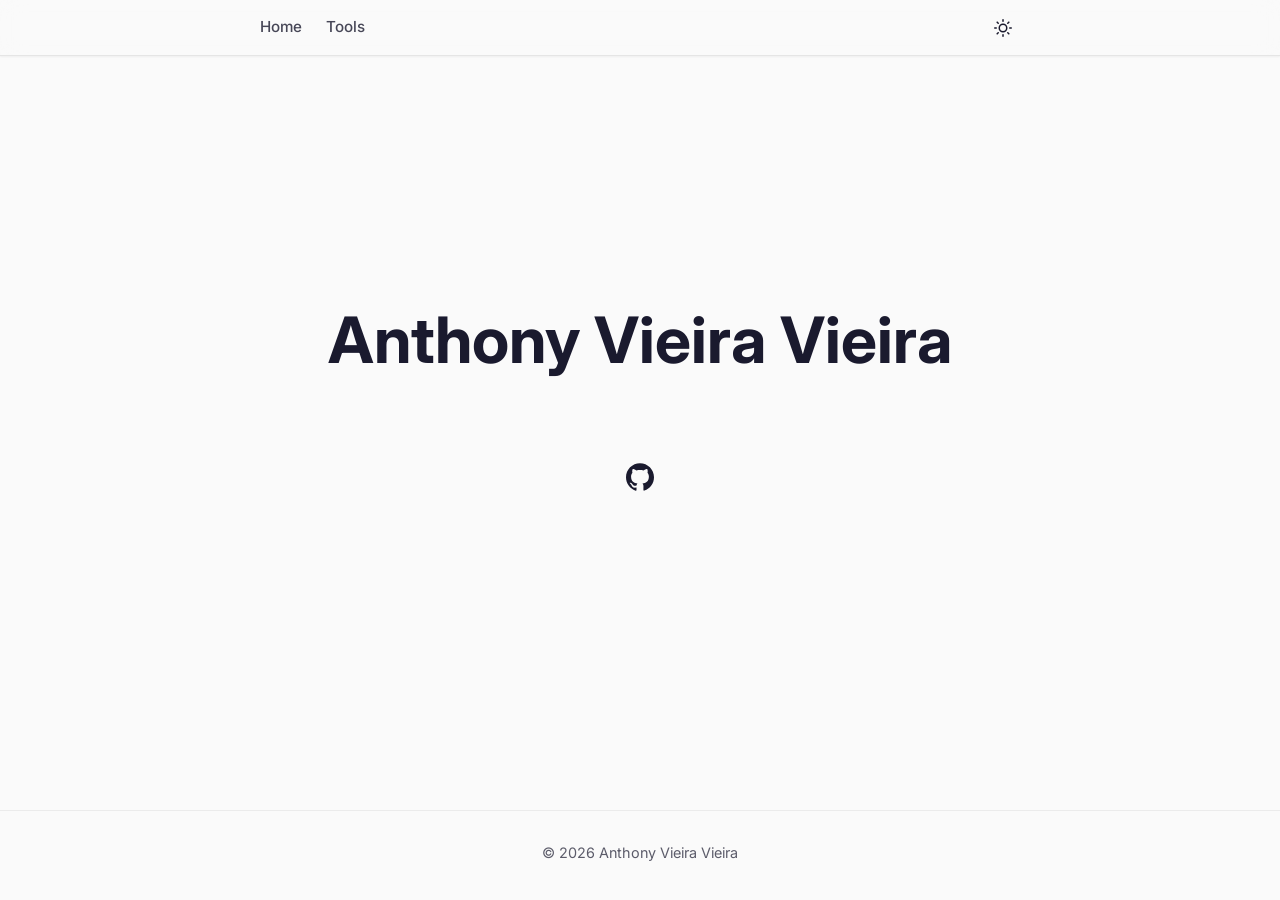
<file: index.html>
<!doctype html><html lang=en-us><head><meta charset=utf-8><meta name=viewport content="width=device-width,initial-scale=1"><title>Anthony Vieira Vieira</title><link rel=canonical href=https://avieirav.github.io/><link rel=preconnect href=https://fonts.googleapis.com><link rel=preconnect href=https://fonts.gstatic.com crossorigin><link href="https://fonts.googleapis.com/css2?family=Inter:wght@400;500;600;700&family=JetBrains+Mono:wght@400;500&display=swap" rel=stylesheet><link rel=stylesheet href=/css/style.css><meta name=generator content="Hugo 0.170.1"></head><body><header class=header><nav class=container><div class=nav-links><a href=/>Home</a>
<a href=/tools/>Tools</a></div><div class=theme-toggle-wrapper><button class=theme-toggle aria-label="Toggle theme">
<svg class="theme-icon" width="18" height="18" viewBox="0 0 24 24" fill="none" stroke="currentColor" stroke-width="2" stroke-linecap="round" stroke-linejoin="round"><circle cx="12" cy="12" r="5"/><line x1="12" y1="1" x2="12" y2="3"/><line x1="12" y1="21" x2="12" y2="23"/><line x1="4.22" y1="4.22" x2="5.64" y2="5.64"/><line x1="18.36" y1="18.36" x2="19.78" y2="19.78"/><line x1="1" y1="12" x2="3" y2="12"/><line x1="21" y1="12" x2="23" y2="12"/><line x1="4.22" y1="19.78" x2="5.64" y2="18.36"/><line x1="18.36" y1="5.64" x2="19.78" y2="4.22"/></svg></button><div class=theme-dropdown><div class=theme-section><span class=theme-section-label>Light</span>
<button class=theme-option data-theme=light>Light</button>
<button class=theme-option data-theme=solarized-light>Solarized</button></div><div class=theme-section><span class=theme-section-label>Dark</span>
<button class=theme-option data-theme=dark>Dark</button>
<button class=theme-option data-theme=solarized-dark>Solarized</button></div></div></div></nav></header><main><div class=container><section class=hero><h1 class=hero-title>Anthony Vieira Vieira</h1><div class=social-icons><div class=social-icons><ul><li class=social-icon><a href=https://github.com/avieirav target=_blank rel=noopener aria-label=github><svg role="img" viewBox="0 0 24 24"><title>GitHub</title><path d="M12 .297c-6.63.0-12 5.373-12 12 0 5.303 3.438 9.8 8.205 11.385.6.113.82-.258.82-.577.0-.285-.01-1.04-.015-2.04-3.338.724-4.042-1.61-4.042-1.61C4.422 18.07 3.633 17.7 3.633 17.7c-1.087-.744.084-.729.084-.729 1.205.084 1.838 1.236 1.838 1.236 1.07 1.835 2.809 1.305 3.495.998.108-.776.417-1.305.76-1.605-2.665-.3-5.466-1.332-5.466-5.93.0-1.31.465-2.38 1.235-3.22-.135-.303-.54-1.523.105-3.176.0.0 1.005-.322 3.3 1.23.96-.267 1.98-.399 3-.405 1.02.006 2.04.138 3 .405 2.28-1.552 3.285-1.23 3.285-1.23.645 1.653.24 2.873.12 3.176.765.84 1.23 1.91 1.23 3.22.0 4.61-2.805 5.625-5.475 5.92.42.36.81 1.096.81 2.22.0 1.606-.015 2.896-.015 3.286.0.315.21.69.825.57C20.565 22.092 24 17.592 24 12.297c0-6.627-5.373-12-12-12"/></svg></a></li></ul></div></div></section></div></main><footer class=footer><div class=container><p>&copy; 2026 Anthony Vieira Vieira</p></div></footer><script src=/js/theme.js></script></body></html>
</file>
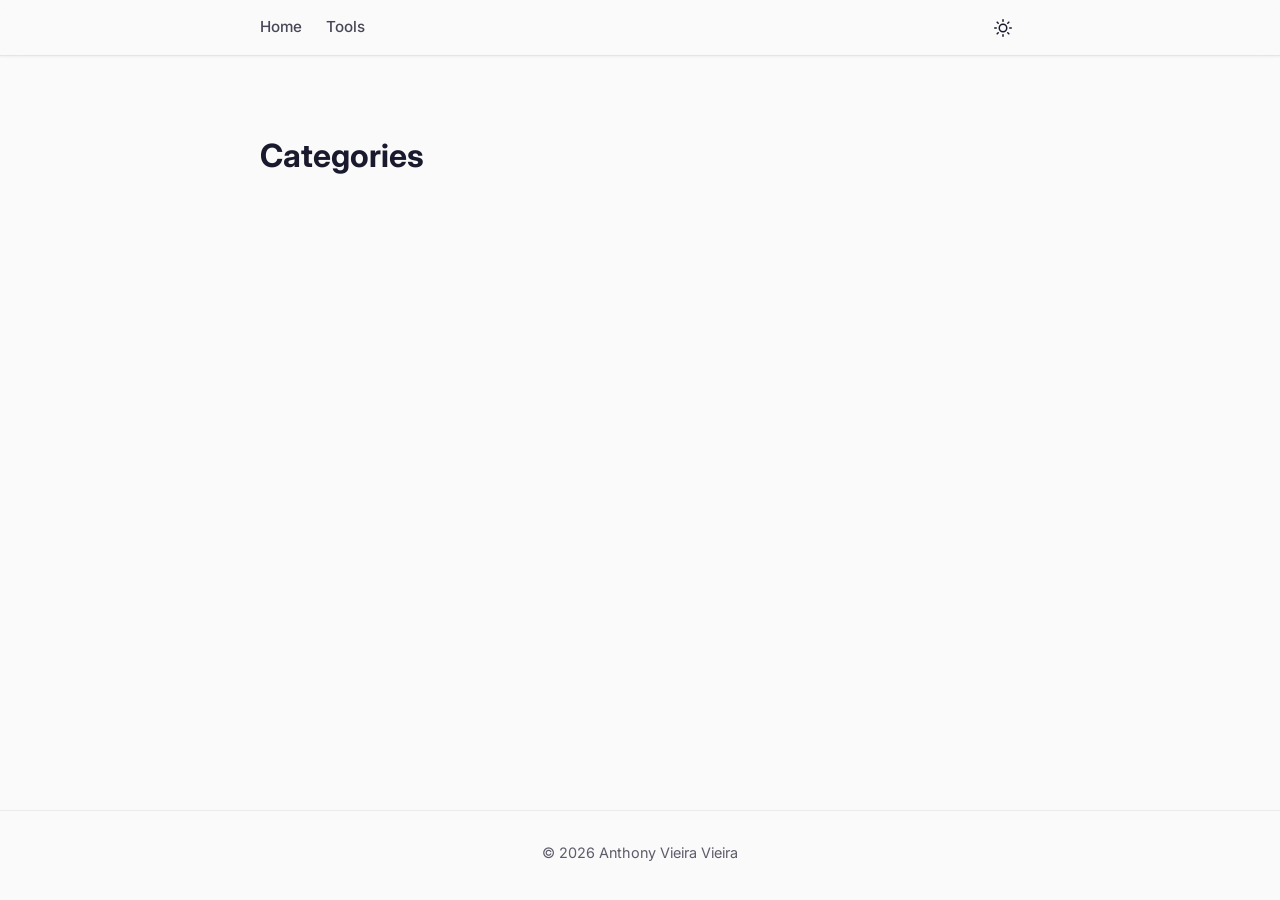
<file: categories/index.html>
<!doctype html><html lang=en-us><head><meta charset=utf-8><meta name=viewport content="width=device-width,initial-scale=1"><title>Categories | Anthony Vieira Vieira</title><link rel=canonical href=https://avieirav.github.io/categories/><link rel=preconnect href=https://fonts.googleapis.com><link rel=preconnect href=https://fonts.gstatic.com crossorigin><link href="https://fonts.googleapis.com/css2?family=Inter:wght@400;500;600;700&family=JetBrains+Mono:wght@400;500&display=swap" rel=stylesheet><link rel=stylesheet href=/css/style.css></head><body><header class=header><nav class=container><div class=nav-links><a href=/>Home</a>
<a href=/tools/>Tools</a></div><div class=theme-toggle-wrapper><button class=theme-toggle aria-label="Toggle theme">
<svg class="theme-icon" width="18" height="18" viewBox="0 0 24 24" fill="none" stroke="currentColor" stroke-width="2" stroke-linecap="round" stroke-linejoin="round"><circle cx="12" cy="12" r="5"/><line x1="12" y1="1" x2="12" y2="3"/><line x1="12" y1="21" x2="12" y2="23"/><line x1="4.22" y1="4.22" x2="5.64" y2="5.64"/><line x1="18.36" y1="18.36" x2="19.78" y2="19.78"/><line x1="1" y1="12" x2="3" y2="12"/><line x1="21" y1="12" x2="23" y2="12"/><line x1="4.22" y1="19.78" x2="5.64" y2="18.36"/><line x1="18.36" y1="5.64" x2="19.78" y2="4.22"/></svg></button><div class=theme-dropdown><div class=theme-section><span class=theme-section-label>Light</span>
<button class=theme-option data-theme=light>Light</button>
<button class=theme-option data-theme=solarized-light>Solarized</button></div><div class=theme-section><span class=theme-section-label>Dark</span>
<button class=theme-option data-theme=dark>Dark</button>
<button class=theme-option data-theme=solarized-dark>Solarized</button></div></div></div></nav></header><main><div class=container><article class=page-content><h1>Categories</h1></article></div></main><footer class=footer><div class=container><p>&copy; 2026 Anthony Vieira Vieira</p></div></footer><script src=/js/theme.js></script></body></html>
</file>
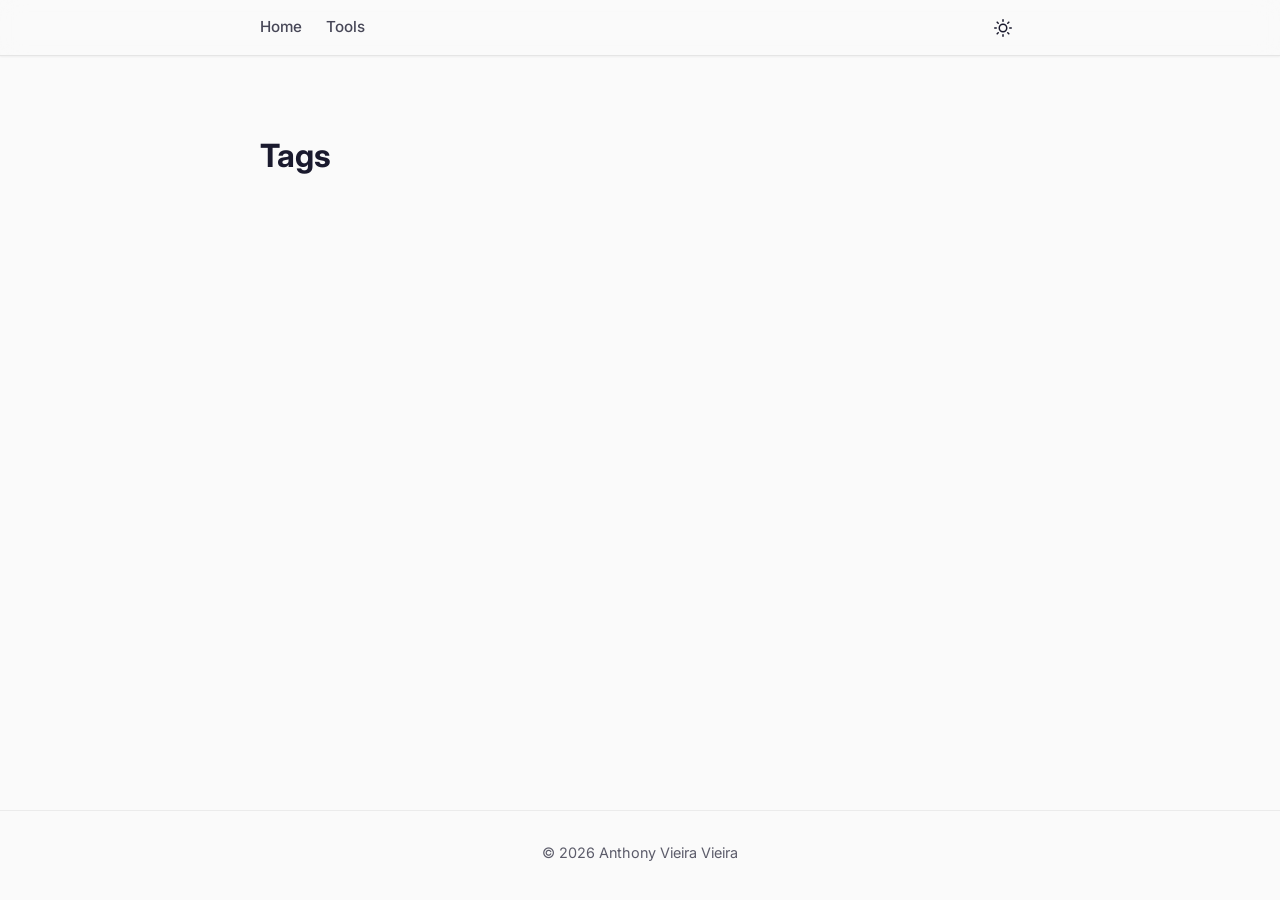
<file: tags/index.html>
<!doctype html><html lang=en-us><head><meta charset=utf-8><meta name=viewport content="width=device-width,initial-scale=1"><title>Tags | Anthony Vieira Vieira</title><link rel=canonical href=https://avieirav.github.io/tags/><link rel=preconnect href=https://fonts.googleapis.com><link rel=preconnect href=https://fonts.gstatic.com crossorigin><link href="https://fonts.googleapis.com/css2?family=Inter:wght@400;500;600;700&family=JetBrains+Mono:wght@400;500&display=swap" rel=stylesheet><link rel=stylesheet href=/css/style.css></head><body><header class=header><nav class=container><div class=nav-links><a href=/>Home</a>
<a href=/tools/>Tools</a></div><div class=theme-toggle-wrapper><button class=theme-toggle aria-label="Toggle theme">
<svg class="theme-icon" width="18" height="18" viewBox="0 0 24 24" fill="none" stroke="currentColor" stroke-width="2" stroke-linecap="round" stroke-linejoin="round"><circle cx="12" cy="12" r="5"/><line x1="12" y1="1" x2="12" y2="3"/><line x1="12" y1="21" x2="12" y2="23"/><line x1="4.22" y1="4.22" x2="5.64" y2="5.64"/><line x1="18.36" y1="18.36" x2="19.78" y2="19.78"/><line x1="1" y1="12" x2="3" y2="12"/><line x1="21" y1="12" x2="23" y2="12"/><line x1="4.22" y1="19.78" x2="5.64" y2="18.36"/><line x1="18.36" y1="5.64" x2="19.78" y2="4.22"/></svg></button><div class=theme-dropdown><div class=theme-section><span class=theme-section-label>Light</span>
<button class=theme-option data-theme=light>Light</button>
<button class=theme-option data-theme=solarized-light>Solarized</button></div><div class=theme-section><span class=theme-section-label>Dark</span>
<button class=theme-option data-theme=dark>Dark</button>
<button class=theme-option data-theme=solarized-dark>Solarized</button></div></div></div></nav></header><main><div class=container><article class=page-content><h1>Tags</h1></article></div></main><footer class=footer><div class=container><p>&copy; 2026 Anthony Vieira Vieira</p></div></footer><script src=/js/theme.js></script></body></html>
</file>
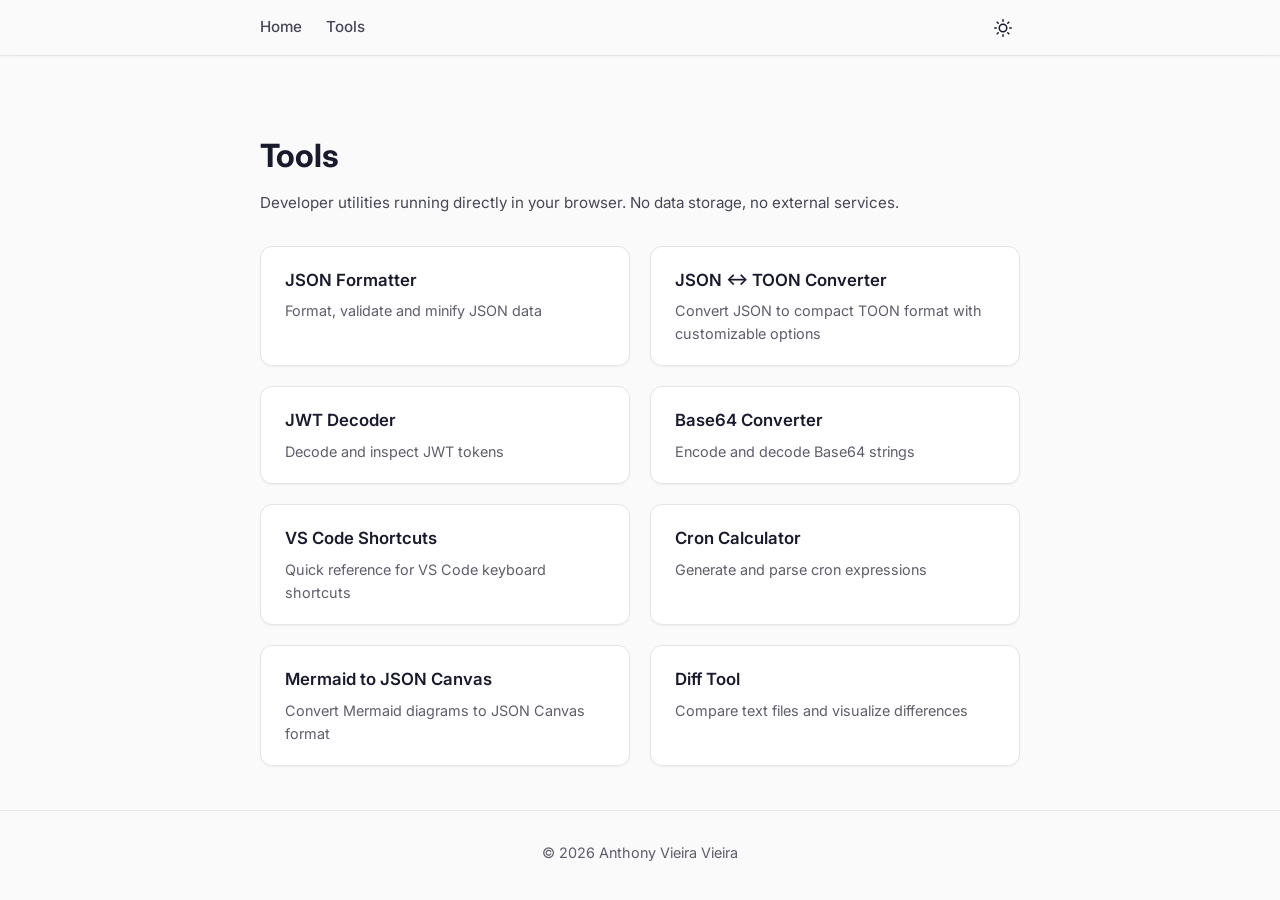
<file: tools/index.html>
<!doctype html><html lang=en-us><head><meta charset=utf-8><meta name=viewport content="width=device-width,initial-scale=1"><title>Tools | Anthony Vieira Vieira</title><link rel=canonical href=https://avieirav.github.io/tools/><link rel=preconnect href=https://fonts.googleapis.com><link rel=preconnect href=https://fonts.gstatic.com crossorigin><link href="https://fonts.googleapis.com/css2?family=Inter:wght@400;500;600;700&family=JetBrains+Mono:wght@400;500&display=swap" rel=stylesheet><link rel=stylesheet href=/css/style.css></head><body><header class=header><nav class=container><div class=nav-links><a href=/>Home</a>
<a href=/tools/>Tools</a></div><div class=theme-toggle-wrapper><button class=theme-toggle aria-label="Toggle theme">
<svg class="theme-icon" width="18" height="18" viewBox="0 0 24 24" fill="none" stroke="currentColor" stroke-width="2" stroke-linecap="round" stroke-linejoin="round"><circle cx="12" cy="12" r="5"/><line x1="12" y1="1" x2="12" y2="3"/><line x1="12" y1="21" x2="12" y2="23"/><line x1="4.22" y1="4.22" x2="5.64" y2="5.64"/><line x1="18.36" y1="18.36" x2="19.78" y2="19.78"/><line x1="1" y1="12" x2="3" y2="12"/><line x1="21" y1="12" x2="23" y2="12"/><line x1="4.22" y1="19.78" x2="5.64" y2="18.36"/><line x1="18.36" y1="5.64" x2="19.78" y2="4.22"/></svg></button><div class=theme-dropdown><div class=theme-section><span class=theme-section-label>Light</span>
<button class=theme-option data-theme=light>Light</button>
<button class=theme-option data-theme=solarized-light>Solarized</button></div><div class=theme-section><span class=theme-section-label>Dark</span>
<button class=theme-option data-theme=dark>Dark</button>
<button class=theme-option data-theme=solarized-dark>Solarized</button></div></div></div></nav></header><main><div class=container><div class=tools-page><h1>Tools</h1><p class=tools-intro>Developer utilities running directly in your browser. No data storage, no external services.</p><div class=tools-grid><a href=/tools/json-formatter/ class=tool-card><h2 class=tool-name>JSON Formatter</h2><p class=tool-desc>Format, validate and minify JSON data</p></a><a href=/tools/json-toon-converter/ class=tool-card><h2 class=tool-name>JSON ↔ TOON Converter</h2><p class=tool-desc>Convert JSON to compact TOON format with customizable options</p></a><a href=/tools/jwt-decoder/ class=tool-card><h2 class=tool-name>JWT Decoder</h2><p class=tool-desc>Decode and inspect JWT tokens</p></a><a href=/tools/base64/ class=tool-card><h2 class=tool-name>Base64 Converter</h2><p class=tool-desc>Encode and decode Base64 strings</p></a><a href=/tools/vscode-shortcuts/ class=tool-card><h2 class=tool-name>VS Code Shortcuts</h2><p class=tool-desc>Quick reference for VS Code keyboard shortcuts</p></a><a href=/tools/cron-calculator/ class=tool-card><h2 class=tool-name>Cron Calculator</h2><p class=tool-desc>Generate and parse cron expressions</p></a><a href=/tools/mermaid-to-canvas/ class=tool-card><h2 class=tool-name>Mermaid to JSON Canvas</h2><p class=tool-desc>Convert Mermaid diagrams to JSON Canvas format</p></a><a href=/tools/diff/ class=tool-card><h2 class=tool-name>Diff Tool</h2><p class=tool-desc>Compare text files and visualize differences</p></a></div></div></div></main><footer class=footer><div class=container><p>&copy; 2026 Anthony Vieira Vieira</p></div></footer><script src=/js/theme.js></script></body></html>
</file>
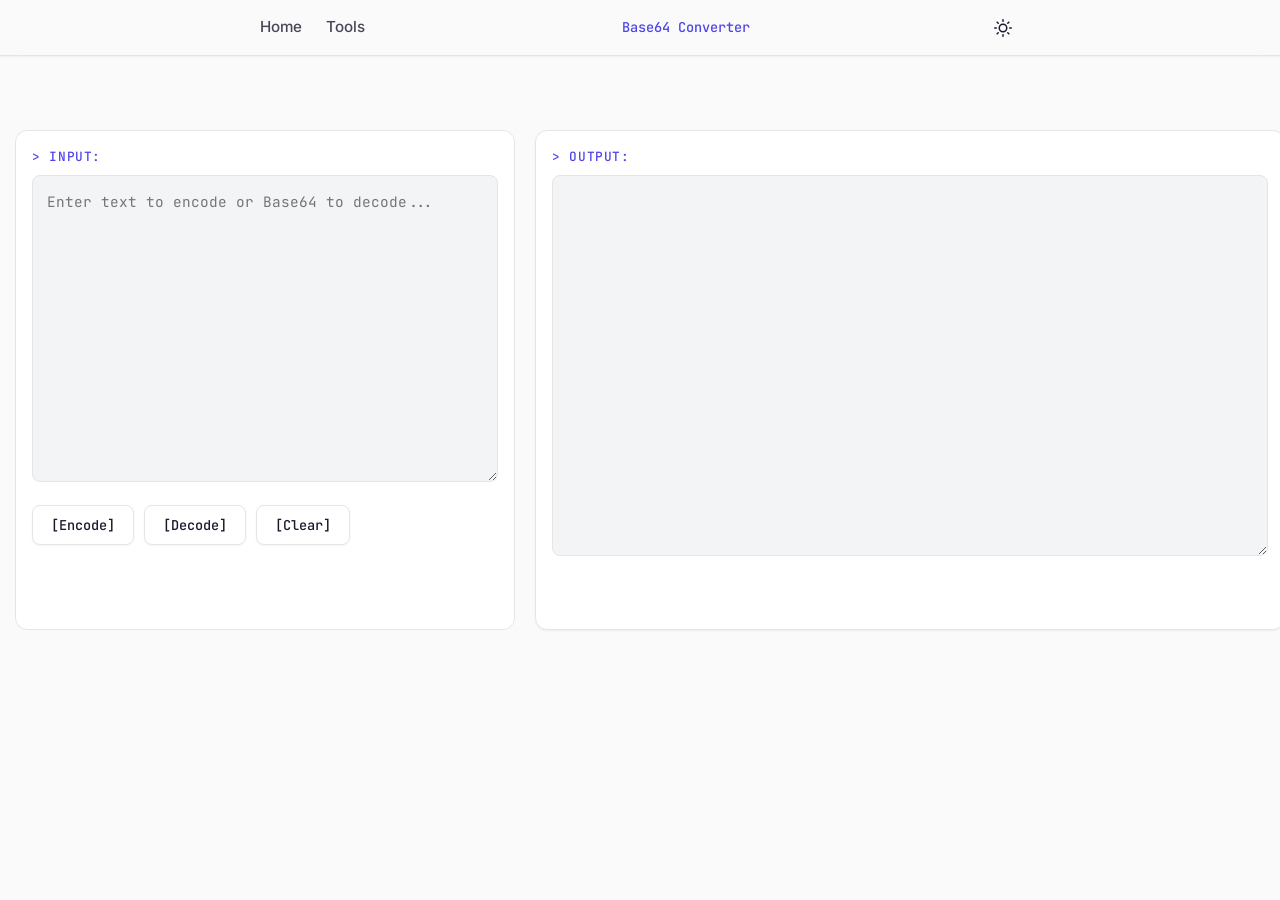
<file: tools/base64/index.html>
<!doctype html><html lang=en-us><head><meta charset=utf-8><meta name=viewport content="width=device-width,initial-scale=1"><title>Base64 Converter | Tools | Anthony Vieira Vieira</title><link rel=canonical href=https://avieirav.github.io/tools/base64/><link rel=preconnect href=https://fonts.googleapis.com><link rel=preconnect href=https://fonts.gstatic.com crossorigin><link href="https://fonts.googleapis.com/css2?family=Inter:wght@400;500;600;700&family=JetBrains+Mono:wght@400;500&display=swap" rel=stylesheet><link rel=stylesheet href=/css/style.css><link rel=stylesheet href=/css/tools/base64-layout.css></head><body><header class=header><nav class=container><div class=nav-links><a href=/>Home</a>
<a href=/tools/>Tools</a></div><div class=header-tool-title>Base64 Converter</div><div class=theme-toggle-wrapper><button class=theme-toggle aria-label="Toggle theme">
<svg class="theme-icon" width="18" height="18" viewBox="0 0 24 24" fill="none" stroke="currentColor" stroke-width="2" stroke-linecap="round" stroke-linejoin="round"><circle cx="12" cy="12" r="5"/><line x1="12" y1="1" x2="12" y2="3"/><line x1="12" y1="21" x2="12" y2="23"/><line x1="4.22" y1="4.22" x2="5.64" y2="5.64"/><line x1="18.36" y1="18.36" x2="19.78" y2="19.78"/><line x1="1" y1="12" x2="3" y2="12"/><line x1="21" y1="12" x2="23" y2="12"/><line x1="4.22" y1="19.78" x2="5.64" y2="18.36"/><line x1="18.36" y1="5.64" x2="19.78" y2="4.22"/></svg></button><div class=theme-dropdown><div class=theme-section><span class=theme-section-label>Light</span>
<button class=theme-option data-theme=light>Light</button>
<button class=theme-option data-theme=solarized-light>Solarized</button></div><div class=theme-section><span class=theme-section-label>Dark</span>
<button class=theme-option data-theme=dark>Dark</button>
<button class=theme-option data-theme=solarized-dark>Solarized</button></div></div></div></nav></header><main><div class="container container-horizontal"><div class="tool-container tool-layout-horizontal"><div class=panel-input><div class=input-section><label class=terminal-label>> Input:</label>
<textarea id=base64-input class=tool-input placeholder="Enter text to encode or Base64 to decode..." rows=12></textarea></div><div class=tool-actions><button id=encode-btn class=tool-btn>[Encode]</button>
<button id=decode-btn class=tool-btn>[Decode]</button>
<button id=clear-btn class=tool-btn>[Clear]</button></div></div><div class=panel-output><div class=output-section><label class=terminal-label>> Output:</label>
<textarea id=base64-output class=tool-output rows=12 readonly></textarea></div><div class=status-section><span id=status-message class=status-message></span></div></div></div></div></main><script src=/js/theme.js></script><script src=/js/tools/base64-converter.js></script></body></html>
</file>
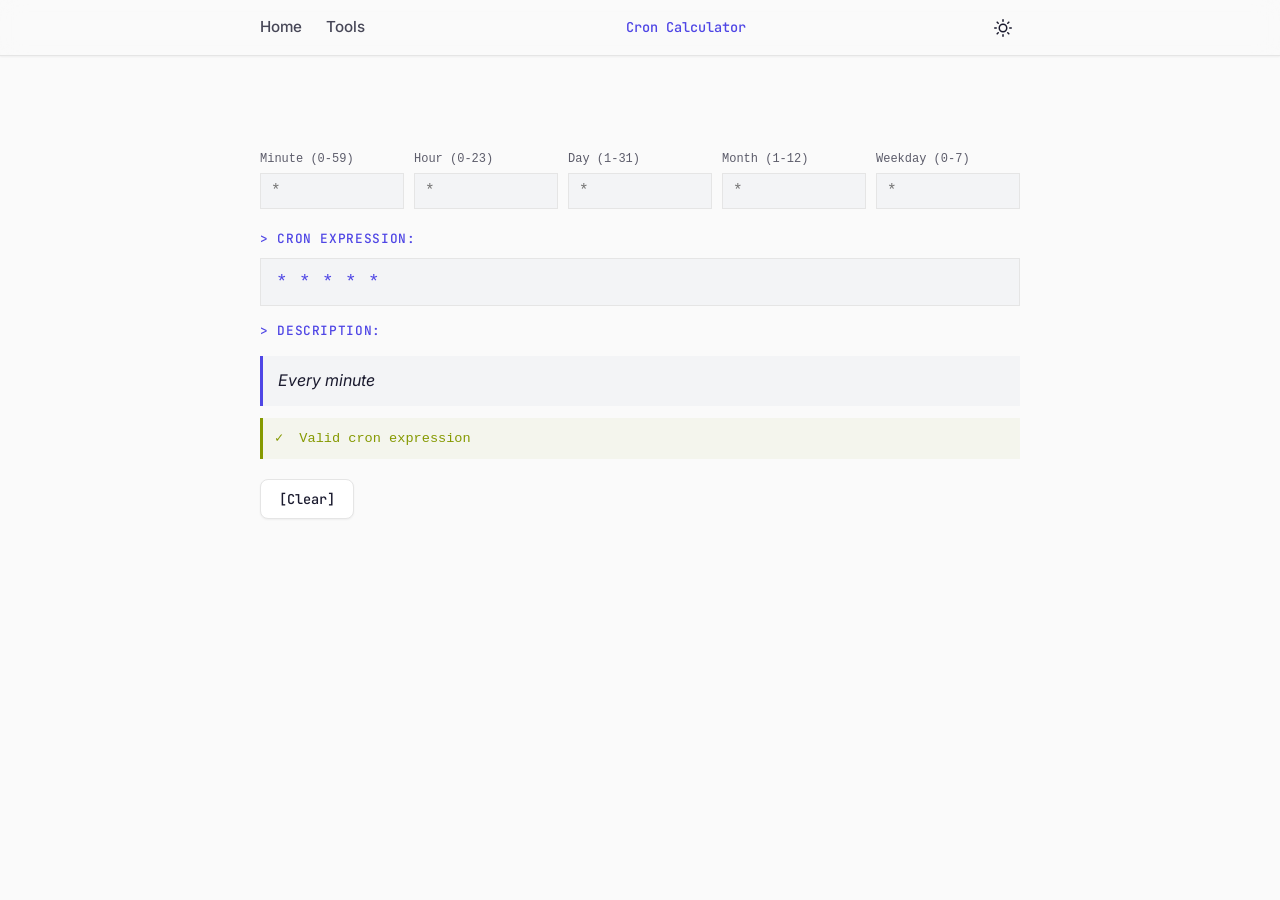
<file: tools/cron-calculator/index.html>
<!doctype html><html lang=en-us><head><meta charset=utf-8><meta name=viewport content="width=device-width,initial-scale=1"><title>Cron Calculator | Tools | Anthony Vieira Vieira</title><link rel=canonical href=https://avieirav.github.io/tools/cron-calculator/><link rel=preconnect href=https://fonts.googleapis.com><link rel=preconnect href=https://fonts.gstatic.com crossorigin><link href="https://fonts.googleapis.com/css2?family=Inter:wght@400;500;600;700&family=JetBrains+Mono:wght@400;500&display=swap" rel=stylesheet><link rel=stylesheet href=/css/style.css></head><body><header class=header><nav class=container><div class=nav-links><a href=/>Home</a>
<a href=/tools/>Tools</a></div><div class=header-tool-title>Cron Calculator</div><div class=theme-toggle-wrapper><button class=theme-toggle aria-label="Toggle theme">
<svg class="theme-icon" width="18" height="18" viewBox="0 0 24 24" fill="none" stroke="currentColor" stroke-width="2" stroke-linecap="round" stroke-linejoin="round"><circle cx="12" cy="12" r="5"/><line x1="12" y1="1" x2="12" y2="3"/><line x1="12" y1="21" x2="12" y2="23"/><line x1="4.22" y1="4.22" x2="5.64" y2="5.64"/><line x1="18.36" y1="18.36" x2="19.78" y2="19.78"/><line x1="1" y1="12" x2="3" y2="12"/><line x1="21" y1="12" x2="23" y2="12"/><line x1="4.22" y1="19.78" x2="5.64" y2="18.36"/><line x1="18.36" y1="5.64" x2="19.78" y2="4.22"/></svg></button><div class=theme-dropdown><div class=theme-section><span class=theme-section-label>Light</span>
<button class=theme-option data-theme=light>Light</button>
<button class=theme-option data-theme=solarized-light>Solarized</button></div><div class=theme-section><span class=theme-section-label>Dark</span>
<button class=theme-option data-theme=dark>Dark</button>
<button class=theme-option data-theme=solarized-dark>Solarized</button></div></div></div></nav></header><main><div class=container><div class=tool-container><div class=tool-section><div class=cron-inputs><div class=cron-field><label>Minute (0-59)</label>
<input type=text id=cron-minute placeholder=* maxlength=20></div><div class=cron-field><label>Hour (0-23)</label>
<input type=text id=cron-hour placeholder=* maxlength=20></div><div class=cron-field><label>Day (1-31)</label>
<input type=text id=cron-day placeholder=* maxlength=20></div><div class=cron-field><label>Month (1-12)</label>
<input type=text id=cron-month placeholder=* maxlength=20></div><div class=cron-field><label>Weekday (0-7)</label>
<input type=text id=cron-weekday placeholder=* maxlength=20></div></div><div class=cron-string-section><label class=terminal-label>> Cron Expression:</label>
<input type=text id=cron-string class=cron-string-input value="* * * * *" maxlength=50></div><div class=cron-result-section><label class=terminal-label>> Description:</label><div id=cron-result class=cron-result>Every minute</div></div><div class="cron-validation valid" id=cron-validation><span class=validation-icon>✓</span>
<span class=validation-message>Valid cron expression</span></div><div class=tool-actions><button id=clear-btn class=tool-btn>[Clear]</button></div></div></div></div></main><script src=/js/theme.js></script><script src=/js/tools/cron-calculator.js></script></body></html>
</file>
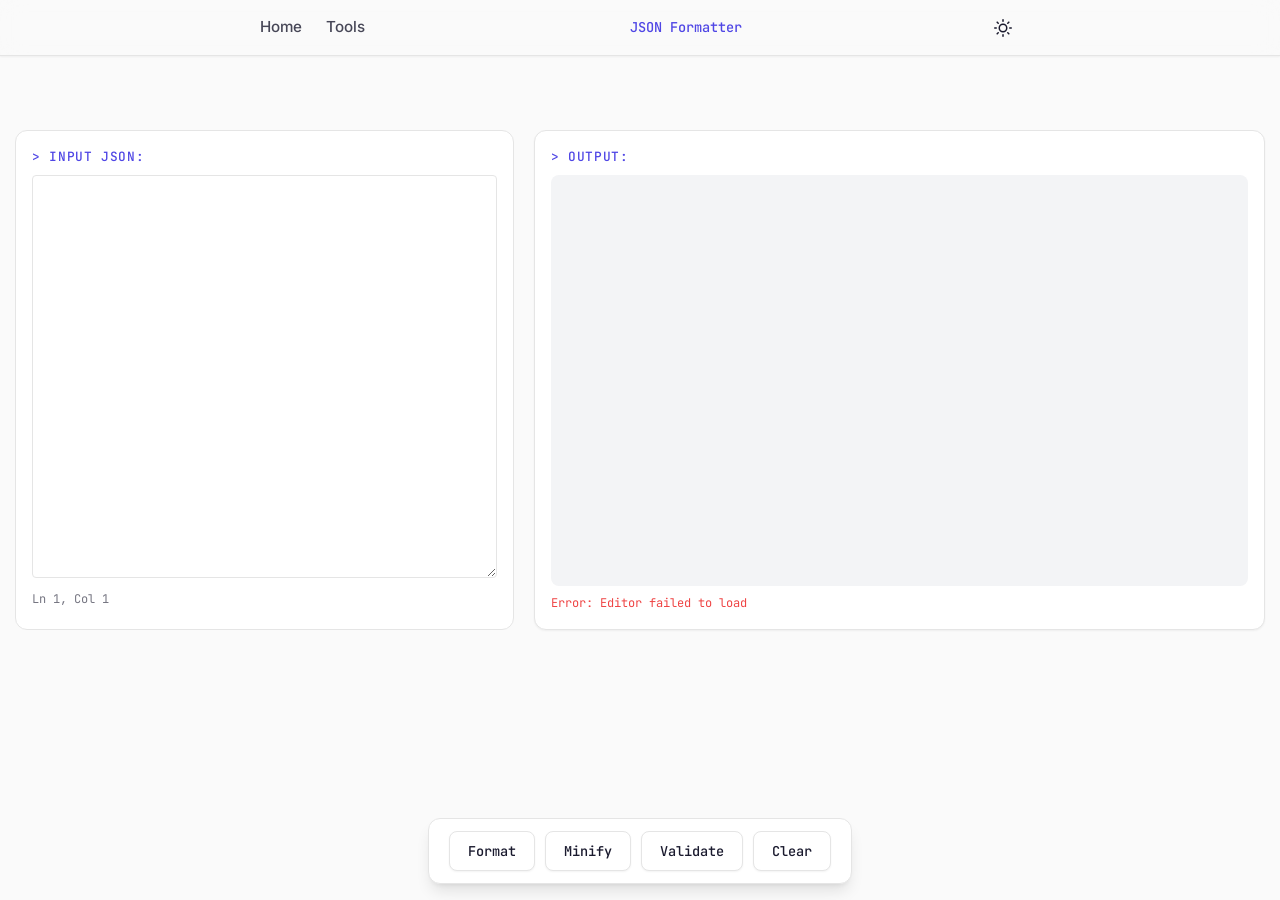
<file: tools/json-formatter/index.html>
<!doctype html><html lang=en-us><head><meta charset=utf-8><meta name=viewport content="width=device-width,initial-scale=1"><title>JSON Formatter | Tools | Anthony Vieira Vieira</title><link rel=canonical href=https://avieirav.github.io/tools/json-formatter/><link rel=preconnect href=https://fonts.googleapis.com><link rel=preconnect href=https://fonts.gstatic.com crossorigin><link href="https://fonts.googleapis.com/css2?family=Inter:wght@400;500;600;700&family=JetBrains+Mono:wght@400;500&display=swap" rel=stylesheet><link rel=stylesheet href=/css/style.css><link rel=stylesheet href=/css/tools/json-formatter-layout.css></head><body><header class=header><nav class=container><div class=nav-links><a href=/>Home</a>
<a href=/tools/>Tools</a></div><div class=header-tool-title>JSON Formatter</div><div class=theme-toggle-wrapper><button class=theme-toggle aria-label="Toggle theme">
<svg class="theme-icon" width="18" height="18" viewBox="0 0 24 24" fill="none" stroke="currentColor" stroke-width="2" stroke-linecap="round" stroke-linejoin="round"><circle cx="12" cy="12" r="5"/><line x1="12" y1="1" x2="12" y2="3"/><line x1="12" y1="21" x2="12" y2="23"/><line x1="4.22" y1="4.22" x2="5.64" y2="5.64"/><line x1="18.36" y1="18.36" x2="19.78" y2="19.78"/><line x1="1" y1="12" x2="3" y2="12"/><line x1="21" y1="12" x2="23" y2="12"/><line x1="4.22" y1="19.78" x2="5.64" y2="18.36"/><line x1="18.36" y1="5.64" x2="19.78" y2="4.22"/></svg></button><div class=theme-dropdown><div class=theme-section><span class=theme-section-label>Light</span>
<button class=theme-option data-theme=light>Light</button>
<button class=theme-option data-theme=solarized-light>Solarized</button></div><div class=theme-section><span class=theme-section-label>Dark</span>
<button class=theme-option data-theme=dark>Dark</button>
<button class=theme-option data-theme=solarized-dark>Solarized</button></div></div></div></nav></header><main><div class="container container-horizontal"><div class="tool-container tool-layout-horizontal"><script type=importmap>
{
  "imports": {
    "codemirror": "https://esm.sh/codemirror@6.0.1",
    "@codemirror/lang-json": "https://esm.sh/@codemirror/lang-json@6.0.1"
  }
}
</script><div class=panel-input><label class=terminal-label>> Input JSON:</label><div class=json-editor-wrapper><div id=json-editor></div></div><span id=cursor-position class=cursor-position>Ln 1, Col 1</span></div><div class=panel-output><label class=terminal-label>> Output:</label>
<textarea id=json-output class=json-output rows=12 readonly></textarea>
<span id=status-message class=status-message></span></div></div></div><div class=floating-bar><button id=format-btn class=tool-btn>Format</button>
<button id=minify-btn class=tool-btn>Minify</button>
<button id=validate-btn class=tool-btn>Validate</button>
<button id=clear-btn class=tool-btn>Clear</button></div></main><script src=/js/theme.js></script><script src=/js/tools/json-formatter.js></script></body></html>
</file>
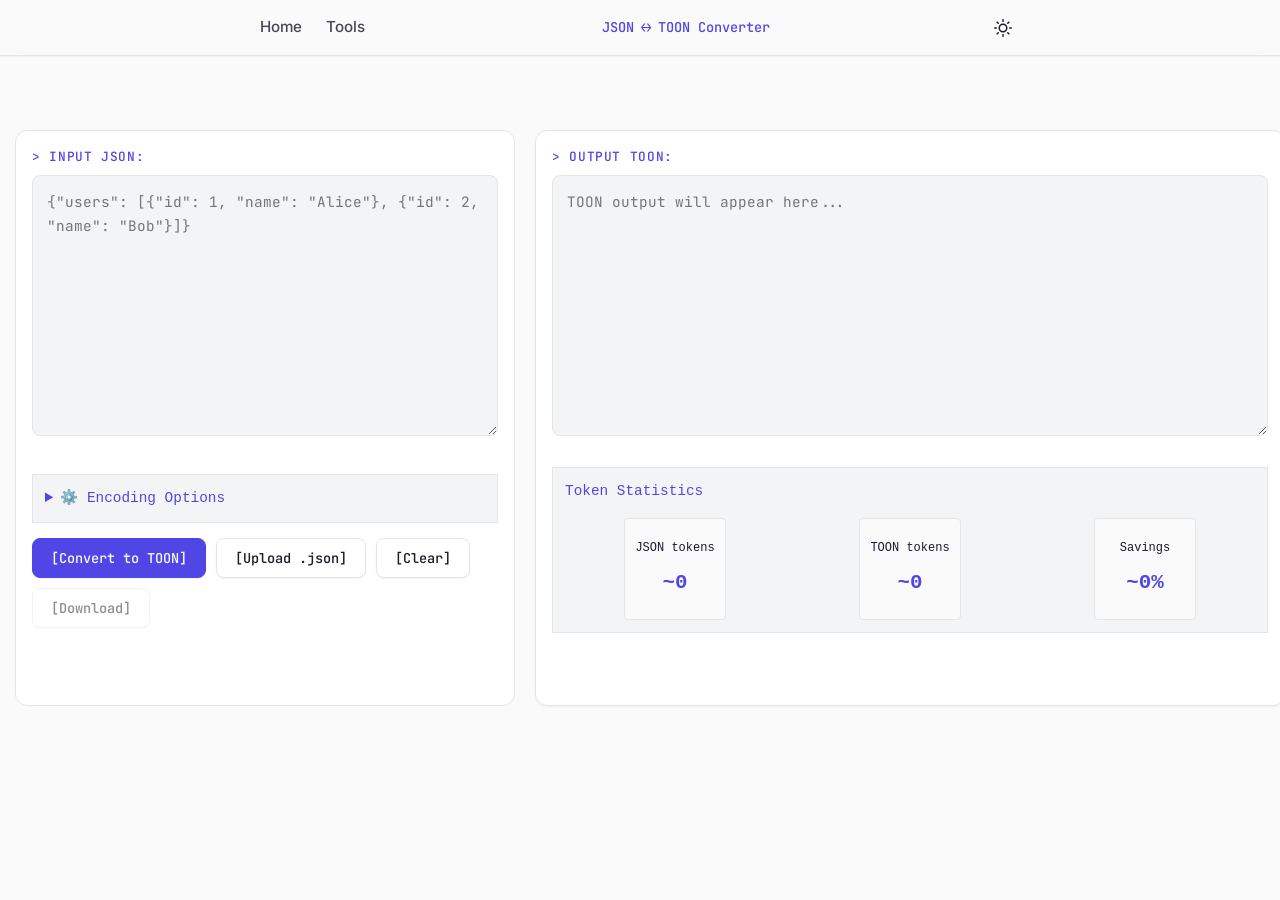
<file: tools/json-toon-converter/index.html>
<!doctype html><html lang=en-us><head><meta charset=utf-8><meta name=viewport content="width=device-width,initial-scale=1"><title>JSON ↔ TOON Converter | Tools | Anthony Vieira Vieira</title><link rel=canonical href=https://avieirav.github.io/tools/json-toon-converter/><link rel=preconnect href=https://fonts.googleapis.com><link rel=preconnect href=https://fonts.gstatic.com crossorigin><link href="https://fonts.googleapis.com/css2?family=Inter:wght@400;500;600;700&family=JetBrains+Mono:wght@400;500&display=swap" rel=stylesheet><link rel=stylesheet href=/css/style.css><link rel=stylesheet href=/css/tools/json-toon-layout.css></head><body><header class=header><nav class=container><div class=nav-links><a href=/>Home</a>
<a href=/tools/>Tools</a></div><div class=header-tool-title>JSON ↔ TOON Converter</div><div class=theme-toggle-wrapper><button class=theme-toggle aria-label="Toggle theme">
<svg class="theme-icon" width="18" height="18" viewBox="0 0 24 24" fill="none" stroke="currentColor" stroke-width="2" stroke-linecap="round" stroke-linejoin="round"><circle cx="12" cy="12" r="5"/><line x1="12" y1="1" x2="12" y2="3"/><line x1="12" y1="21" x2="12" y2="23"/><line x1="4.22" y1="4.22" x2="5.64" y2="5.64"/><line x1="18.36" y1="18.36" x2="19.78" y2="19.78"/><line x1="1" y1="12" x2="3" y2="12"/><line x1="21" y1="12" x2="23" y2="12"/><line x1="4.22" y1="19.78" x2="5.64" y2="18.36"/><line x1="18.36" y1="5.64" x2="19.78" y2="4.22"/></svg></button><div class=theme-dropdown><div class=theme-section><span class=theme-section-label>Light</span>
<button class=theme-option data-theme=light>Light</button>
<button class=theme-option data-theme=solarized-light>Solarized</button></div><div class=theme-section><span class=theme-section-label>Dark</span>
<button class=theme-option data-theme=dark>Dark</button>
<button class=theme-option data-theme=solarized-dark>Solarized</button></div></div></div></nav></header><main><div class="container container-horizontal"><div class="tool-container tool-layout-horizontal"><div class=panel-input><div class=input-section><label class=terminal-label>> Input JSON:</label>
<textarea id=json-input class=tool-input placeholder='{"users": [{"id": 1, "name": "Alice"}, {"id": 2, "name": "Bob"}]}' rows=10></textarea></div><div class=encoding-options><details><summary>⚙️ Encoding Options</summary><div class=options-grid><div class=option-item><label for=delimiter-select>Delimiter:</label>
<select id=delimiter-select><option value=comma selected>Comma (,)</option><option value=tab>Tab (↹)</option><option value=pipe>Pipe (|)</option></select></div><div class=option-item><label for=indent-select>Indent:</label>
<select id=indent-select><option value=2 selected>2 spaces</option><option value=4>4 spaces</option><option value=8>8 spaces</option></select></div><div class=option-item><label for=keyfolding-select>Key Folding:</label>
<select id=keyfolding-select><option value=off selected>Off</option><option value=safe>Safe</option></select></div></div></details></div><div class=tool-actions><button id=convert-btn class="tool-btn primary">[Convert to TOON]</button>
<button id=upload-btn class=tool-btn>[Upload .json]</button>
<button id=clear-btn class=tool-btn>[Clear]</button>
<button id=download-btn class=tool-btn disabled>[Download]</button></div><input type=file id=file-input accept=.json,application/json style=display:none></div><div class=panel-output><div class=output-section><label class=terminal-label>> Output TOON:</label>
<textarea id=toon-output class=tool-output rows=10 readonly placeholder="TOON output will appear here..."></textarea></div><div class=token-stats-section><div class=token-stats-header>Token Statistics</div><div class=token-stats-grid><div class=token-stat><span class=stat-label>JSON tokens</span>
<span class=stat-value id=json-tokens>~0</span></div><div class=token-stat><span class=stat-label>TOON tokens</span>
<span class=stat-value id=toon-tokens>~0</span></div><div class=token-stat><span class=stat-label>Savings</span>
<span class="stat-value stat-savings" id=token-savings>~0%</span></div></div></div><div class=status-section><span id=status-message class=status-message></span></div></div></div></div></main><script src=/js/theme.js></script><script src=/js/tools/json-toon-converter.js></script></body></html>
</file>
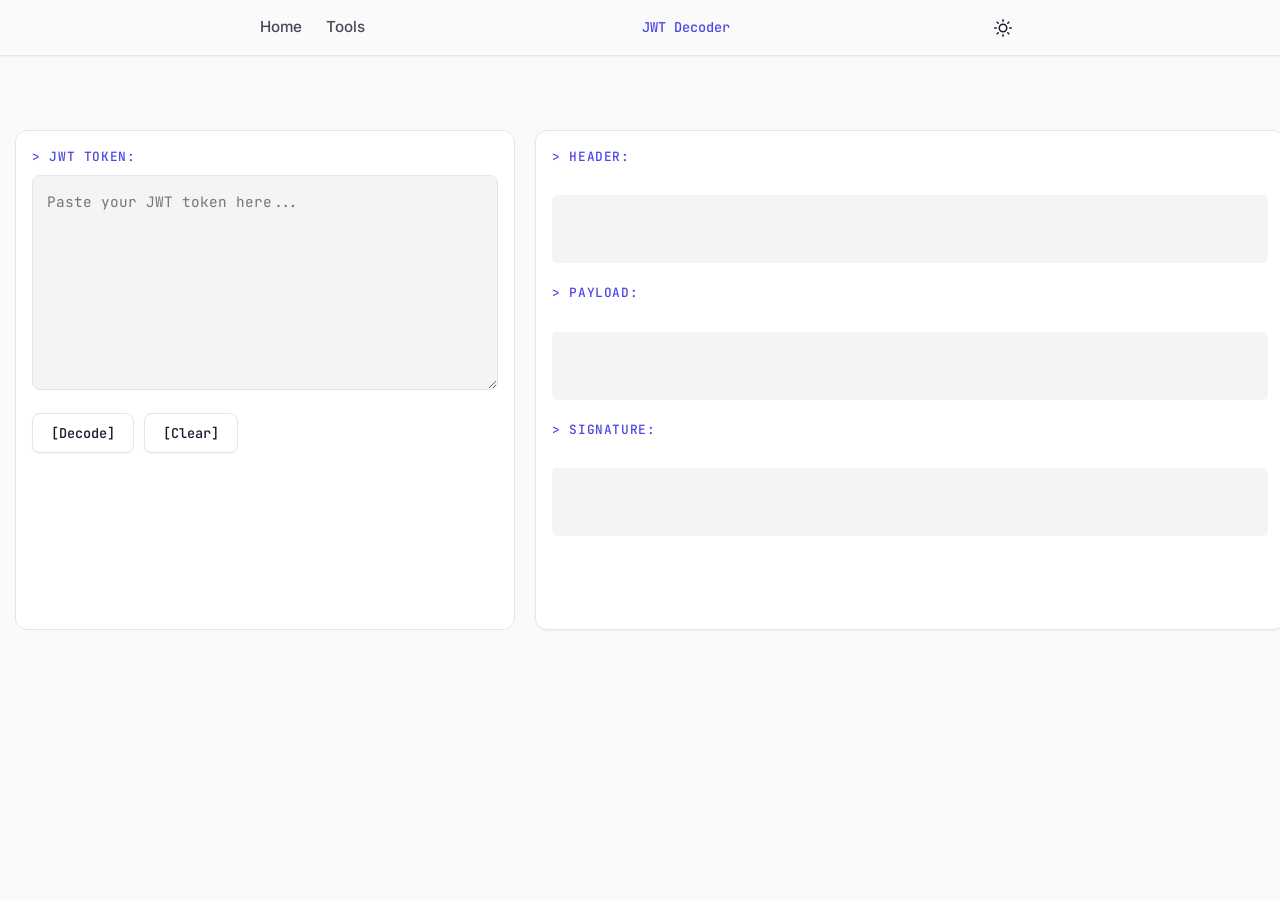
<file: tools/jwt-decoder/index.html>
<!doctype html><html lang=en-us><head><meta charset=utf-8><meta name=viewport content="width=device-width,initial-scale=1"><title>JWT Decoder | Tools | Anthony Vieira Vieira</title><link rel=canonical href=https://avieirav.github.io/tools/jwt-decoder/><link rel=preconnect href=https://fonts.googleapis.com><link rel=preconnect href=https://fonts.gstatic.com crossorigin><link href="https://fonts.googleapis.com/css2?family=Inter:wght@400;500;600;700&family=JetBrains+Mono:wght@400;500&display=swap" rel=stylesheet><link rel=stylesheet href=/css/style.css><link rel=stylesheet href=/css/tools/jwt-decoder-layout.css></head><body><header class=header><nav class=container><div class=nav-links><a href=/>Home</a>
<a href=/tools/>Tools</a></div><div class=header-tool-title>JWT Decoder</div><div class=theme-toggle-wrapper><button class=theme-toggle aria-label="Toggle theme">
<svg class="theme-icon" width="18" height="18" viewBox="0 0 24 24" fill="none" stroke="currentColor" stroke-width="2" stroke-linecap="round" stroke-linejoin="round"><circle cx="12" cy="12" r="5"/><line x1="12" y1="1" x2="12" y2="3"/><line x1="12" y1="21" x2="12" y2="23"/><line x1="4.22" y1="4.22" x2="5.64" y2="5.64"/><line x1="18.36" y1="18.36" x2="19.78" y2="19.78"/><line x1="1" y1="12" x2="3" y2="12"/><line x1="21" y1="12" x2="23" y2="12"/><line x1="4.22" y1="19.78" x2="5.64" y2="18.36"/><line x1="18.36" y1="5.64" x2="19.78" y2="4.22"/></svg></button><div class=theme-dropdown><div class=theme-section><span class=theme-section-label>Light</span>
<button class=theme-option data-theme=light>Light</button>
<button class=theme-option data-theme=solarized-light>Solarized</button></div><div class=theme-section><span class=theme-section-label>Dark</span>
<button class=theme-option data-theme=dark>Dark</button>
<button class=theme-option data-theme=solarized-dark>Solarized</button></div></div></div></nav></header><main><div class="container container-horizontal"><div class="tool-container tool-layout-horizontal"><div class=panel-input><div class=input-section><label class=terminal-label>> JWT Token:</label>
<textarea id=jwt-input class=tool-input placeholder="Paste your JWT token here..." rows=8></textarea></div><div class=tool-actions><button id=decode-btn class=tool-btn>[Decode]</button>
<button id=clear-btn class=tool-btn>[Clear]</button></div></div><div class=panel-output><div class=output-section><label class=terminal-label>> Header:</label><pre id=jwt-header class=tool-output-pre></pre><label class=terminal-label>> Payload:</label><pre id=jwt-payload class=tool-output-pre></pre><label class=terminal-label>> Signature:</label><pre id=jwt-signature class=tool-output-pre></pre></div><div class=status-section><span id=status-message class=status-message></span></div></div></div></div></main><script src=/js/theme.js></script><script src=/js/tools/jwt-decoder.js></script></body></html>
</file>
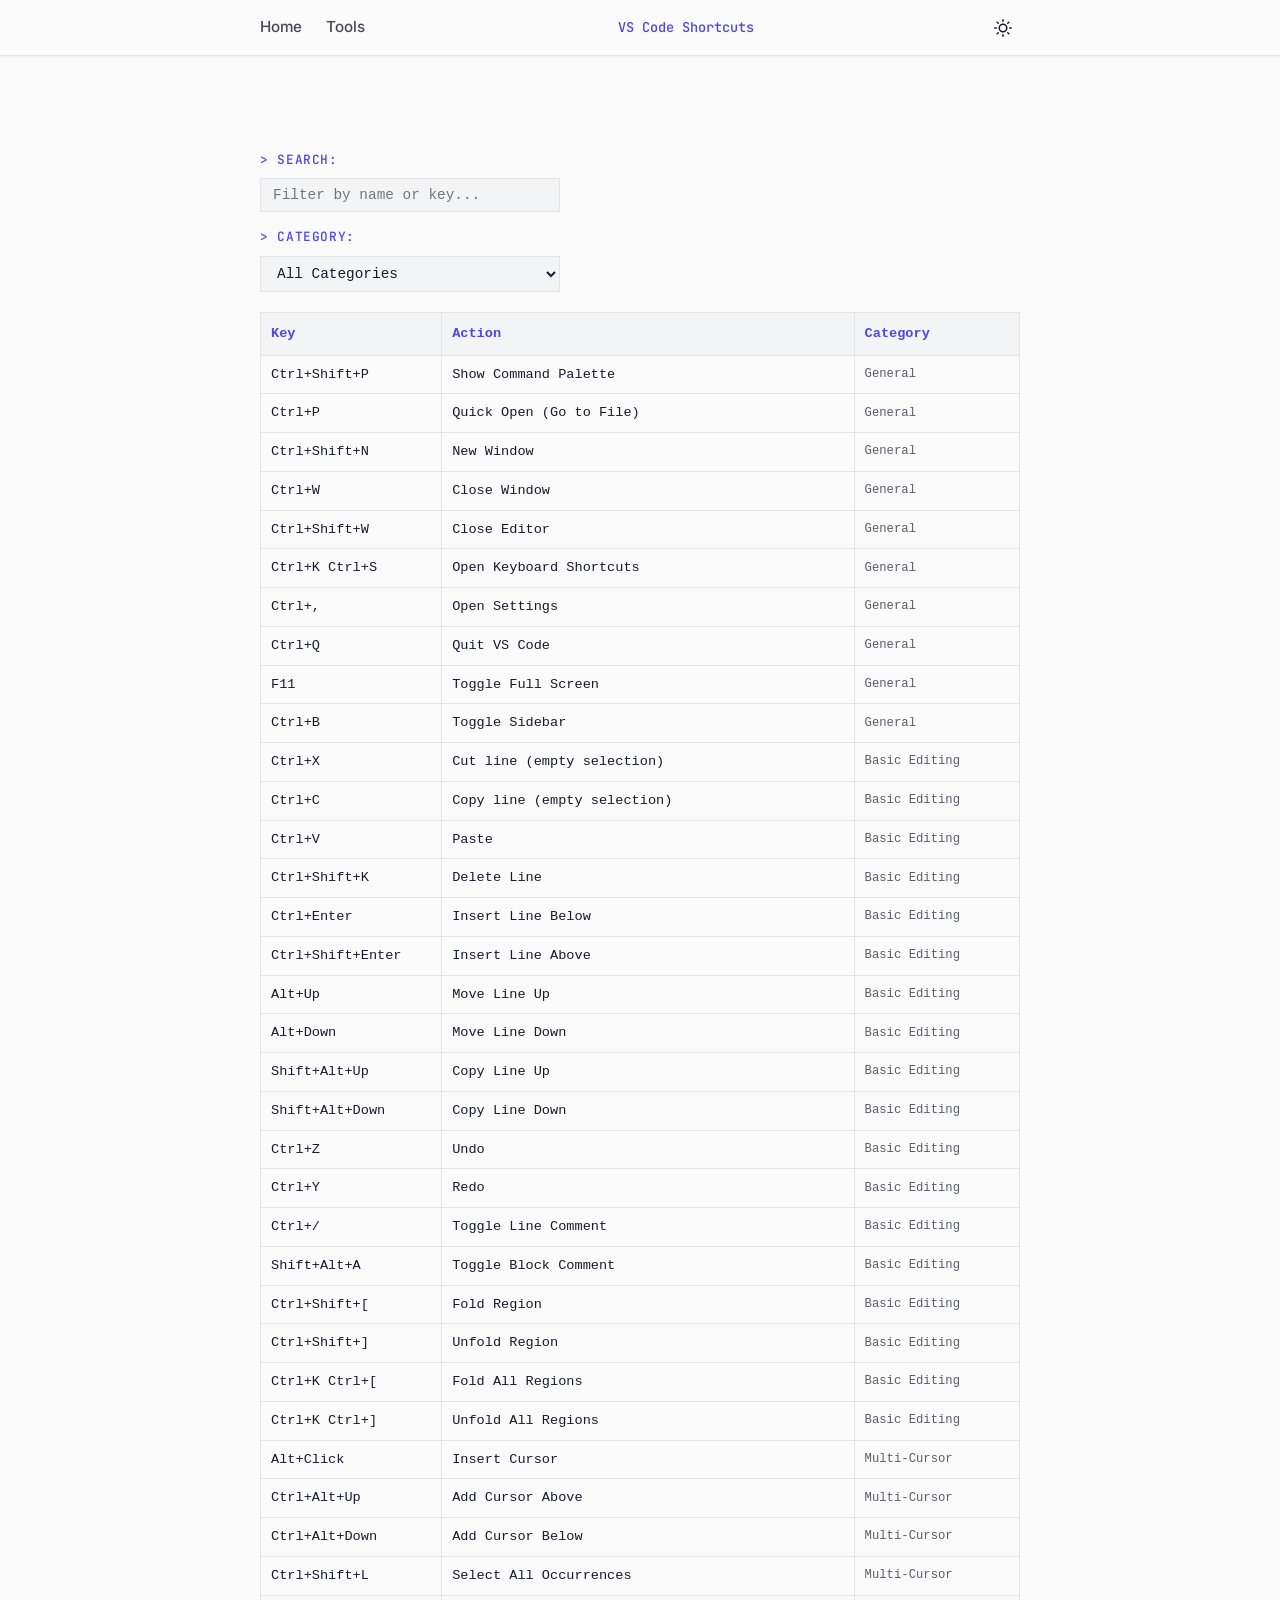
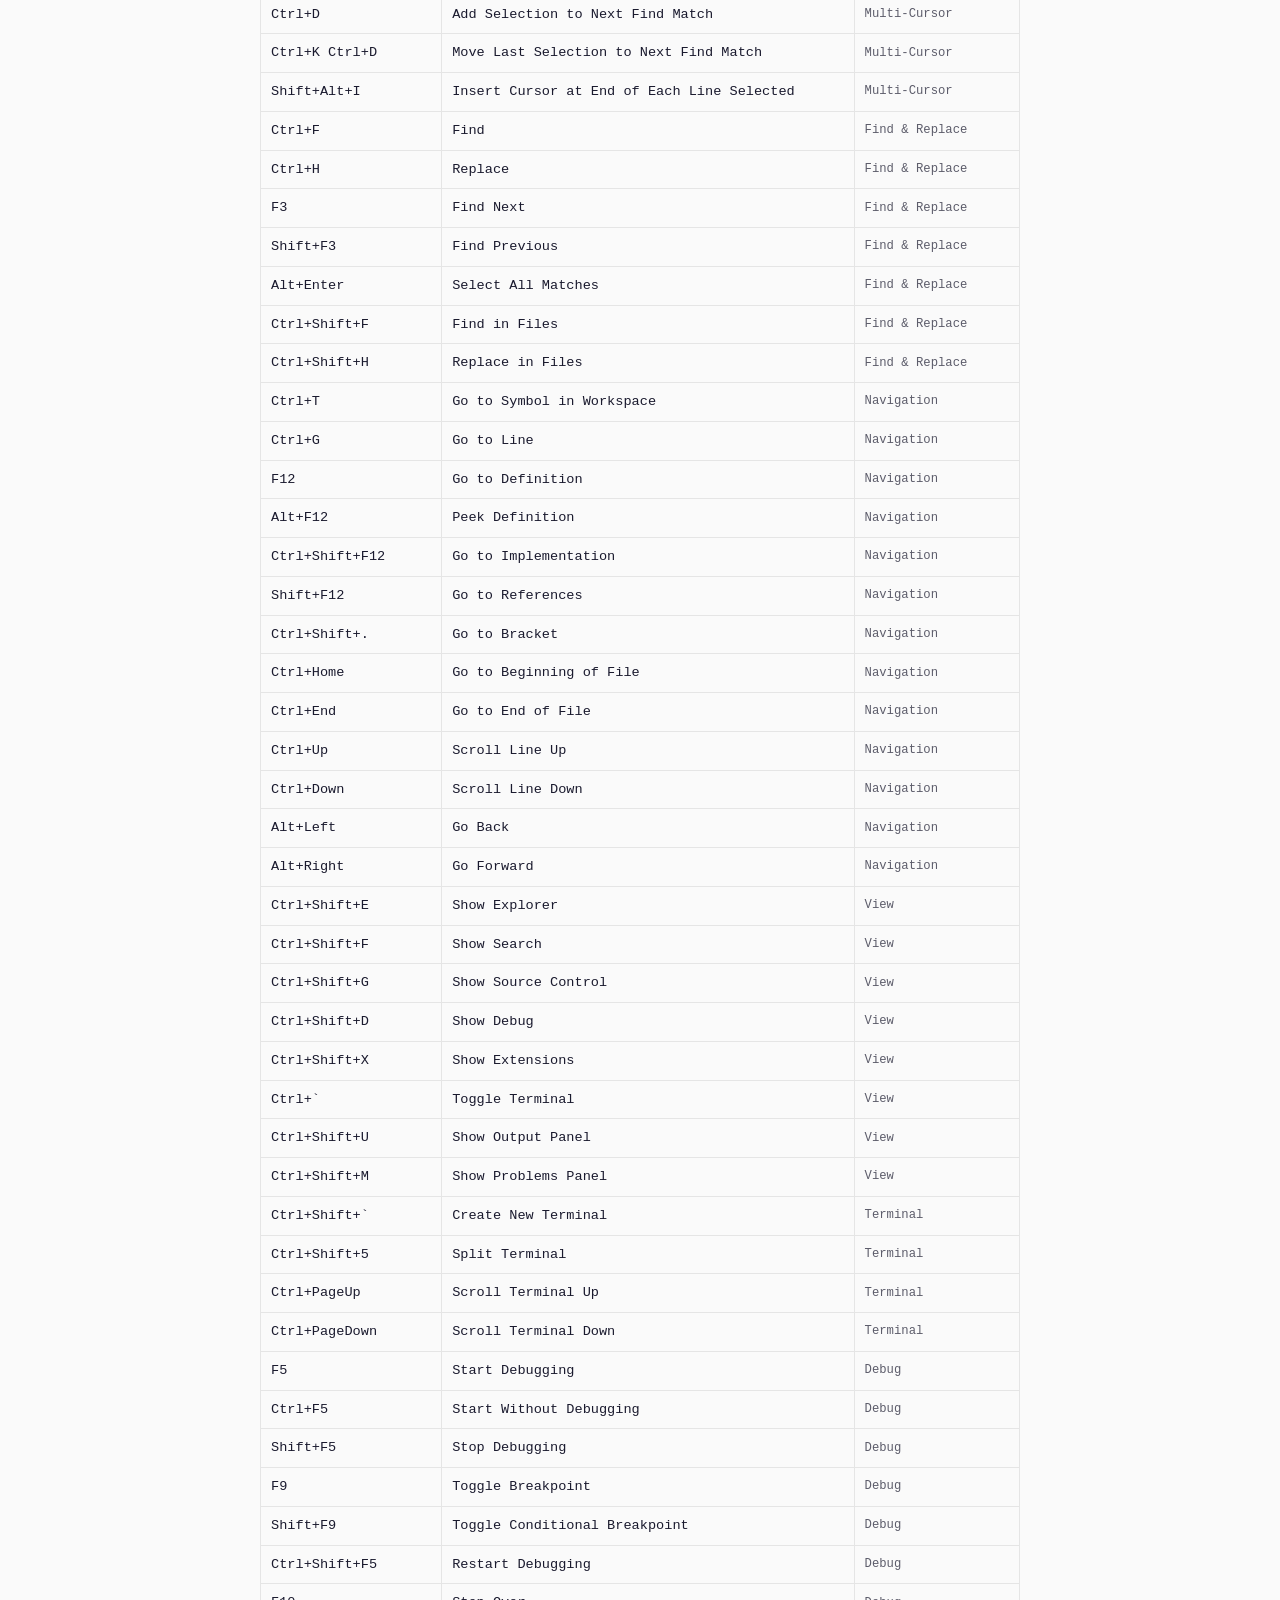
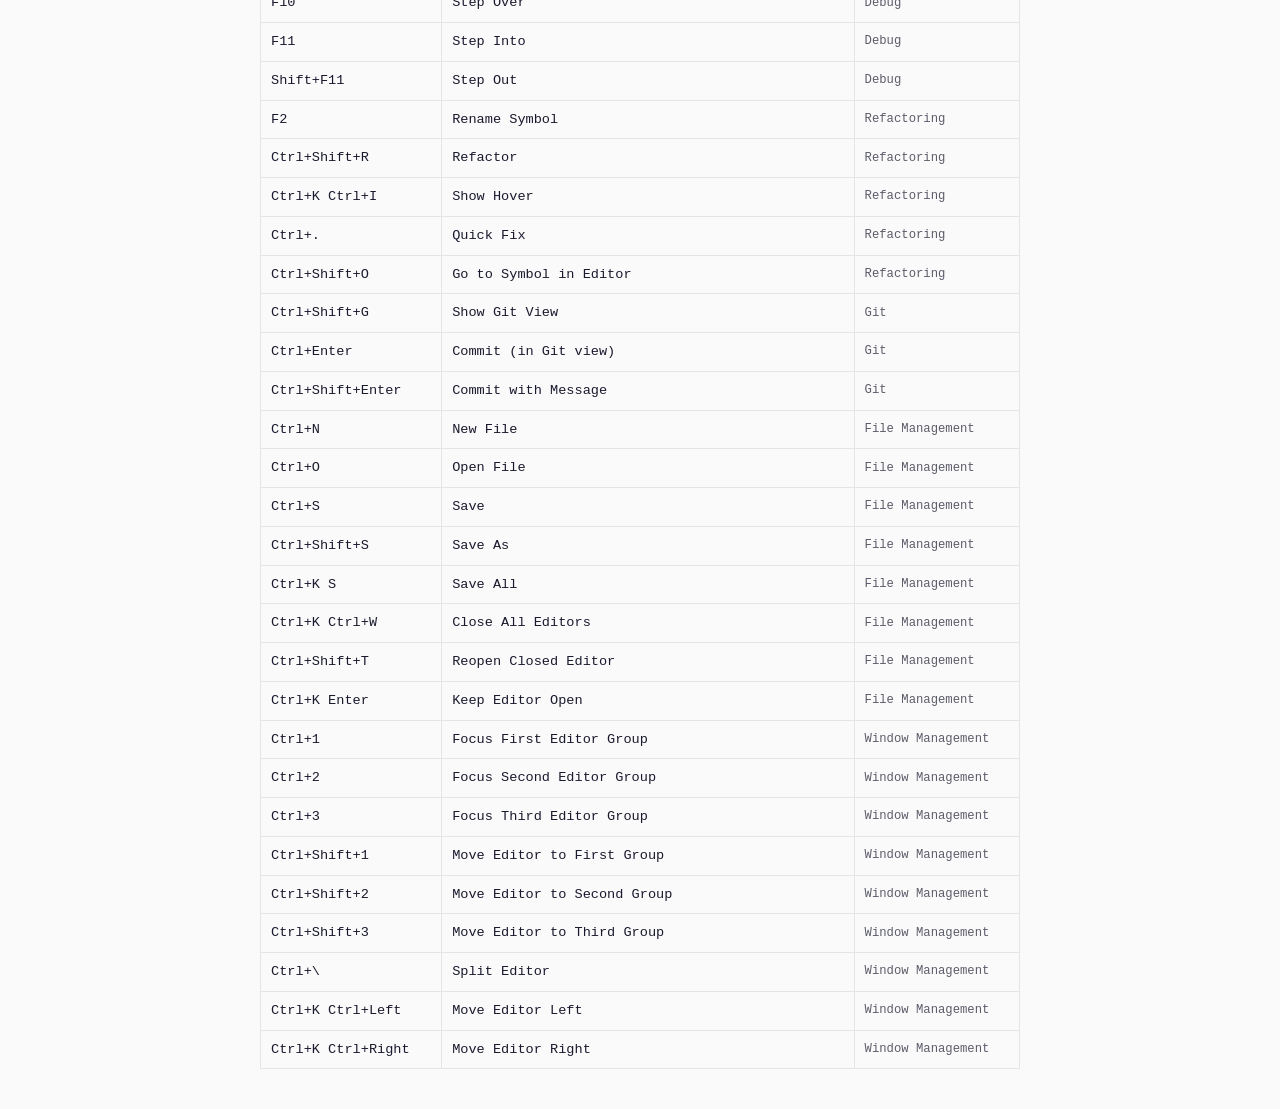
<file: tools/vscode-shortcuts/index.html>
<!doctype html><html lang=en-us><head><meta charset=utf-8><meta name=viewport content="width=device-width,initial-scale=1"><title>VS Code Shortcuts | Tools | Anthony Vieira Vieira</title><link rel=canonical href=https://avieirav.github.io/tools/vscode-shortcuts/><link rel=preconnect href=https://fonts.googleapis.com><link rel=preconnect href=https://fonts.gstatic.com crossorigin><link href="https://fonts.googleapis.com/css2?family=Inter:wght@400;500;600;700&family=JetBrains+Mono:wght@400;500&display=swap" rel=stylesheet><link rel=stylesheet href=/css/style.css></head><body><header class=header><nav class=container><div class=nav-links><a href=/>Home</a>
<a href=/tools/>Tools</a></div><div class=header-tool-title>VS Code Shortcuts</div><div class=theme-toggle-wrapper><button class=theme-toggle aria-label="Toggle theme">
<svg class="theme-icon" width="18" height="18" viewBox="0 0 24 24" fill="none" stroke="currentColor" stroke-width="2" stroke-linecap="round" stroke-linejoin="round"><circle cx="12" cy="12" r="5"/><line x1="12" y1="1" x2="12" y2="3"/><line x1="12" y1="21" x2="12" y2="23"/><line x1="4.22" y1="4.22" x2="5.64" y2="5.64"/><line x1="18.36" y1="18.36" x2="19.78" y2="19.78"/><line x1="1" y1="12" x2="3" y2="12"/><line x1="21" y1="12" x2="23" y2="12"/><line x1="4.22" y1="19.78" x2="5.64" y2="18.36"/><line x1="18.36" y1="5.64" x2="19.78" y2="4.22"/></svg></button><div class=theme-dropdown><div class=theme-section><span class=theme-section-label>Light</span>
<button class=theme-option data-theme=light>Light</button>
<button class=theme-option data-theme=solarized-light>Solarized</button></div><div class=theme-section><span class=theme-section-label>Dark</span>
<button class=theme-option data-theme=dark>Dark</button>
<button class=theme-option data-theme=solarized-dark>Solarized</button></div></div></div></nav></header><main><div class=container><div class=tool-container><div class=tool-section><div class=search-section><label class=terminal-label>> Search:</label>
<input type=text id=shortcut-search class=tool-search placeholder="Filter by name or key..."></div><div class=category-filter><label class=terminal-label>> Category:</label>
<select id=category-select class=tool-select><option value=all>All Categories</option></select></div><div class=shortcuts-container><table id=shortcuts-table class=shortcuts-table><thead><tr><th>Key</th><th>Action</th><th>Category</th></tr></thead><tbody id=shortcuts-body></tbody></table></div></div></div></div></main><script src=/js/theme.js></script><script src=/js/tools/shortcuts-data.js></script></body></html>
</file>
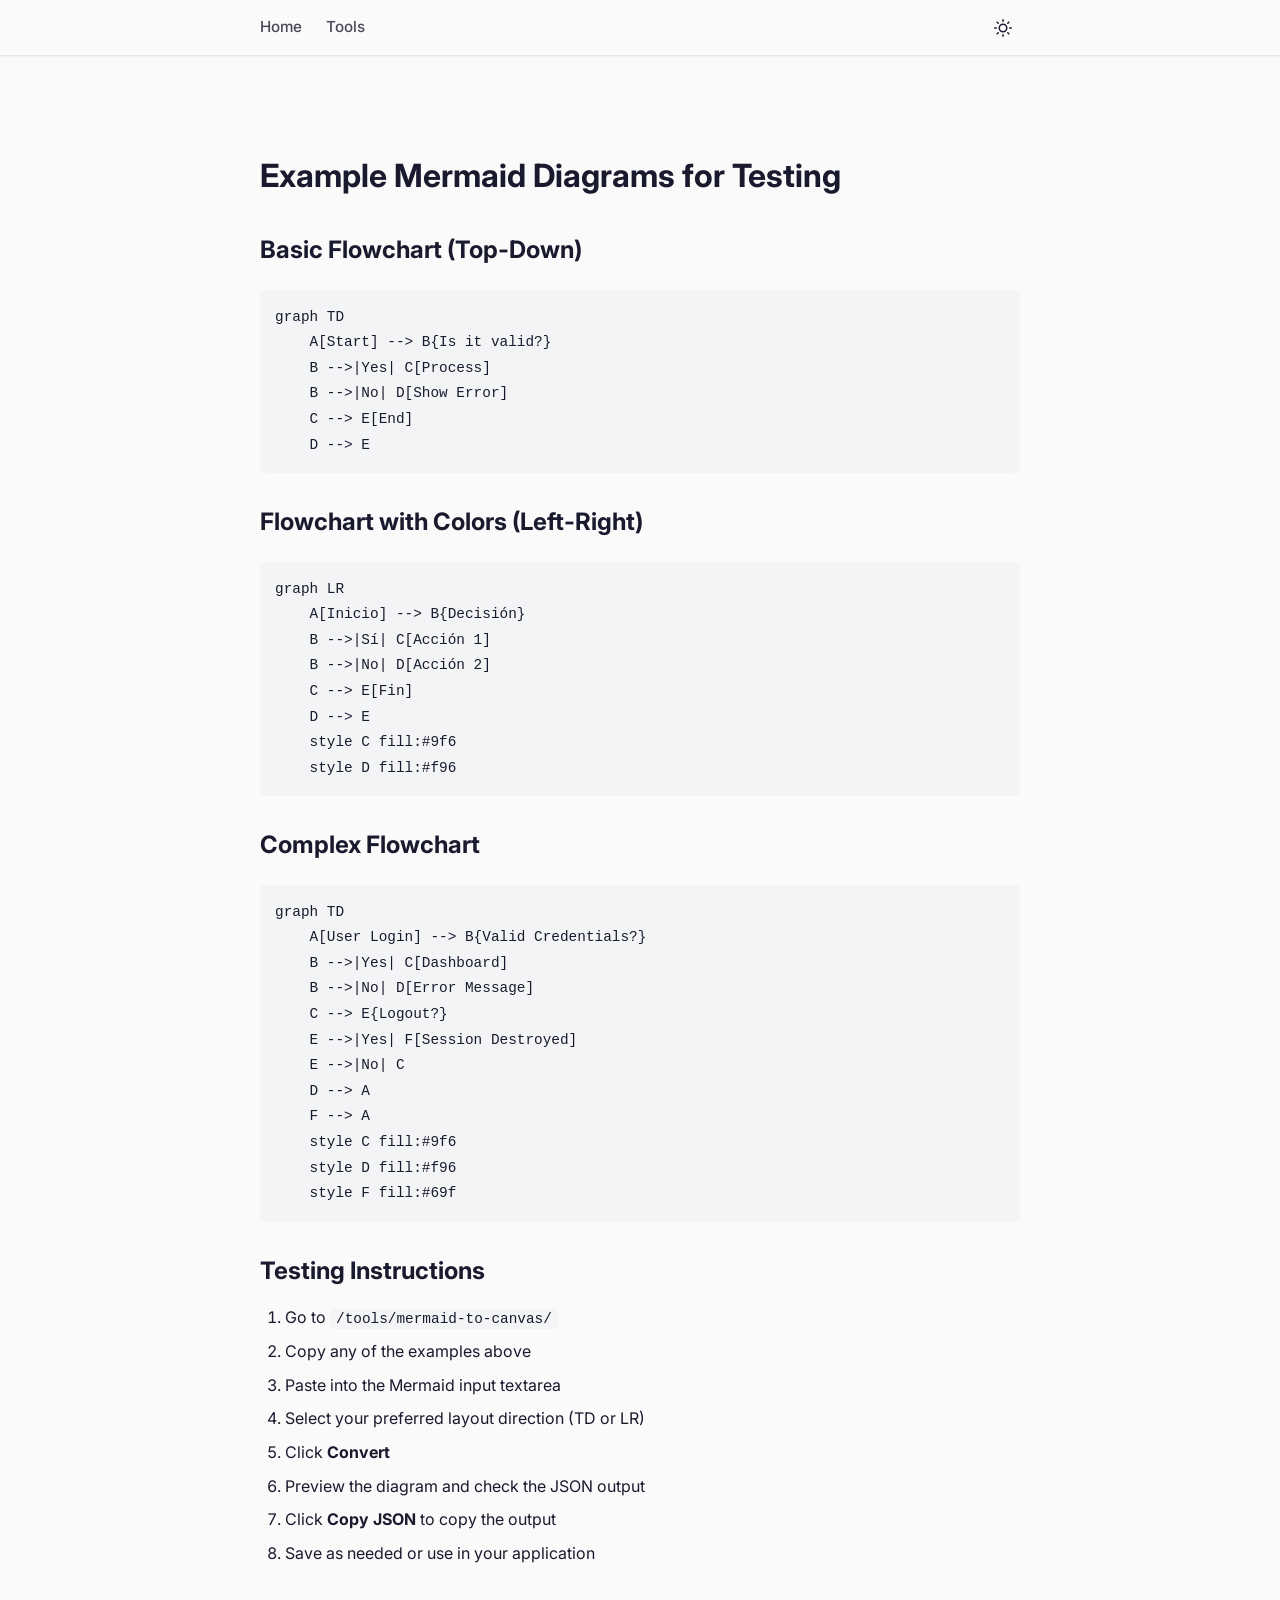
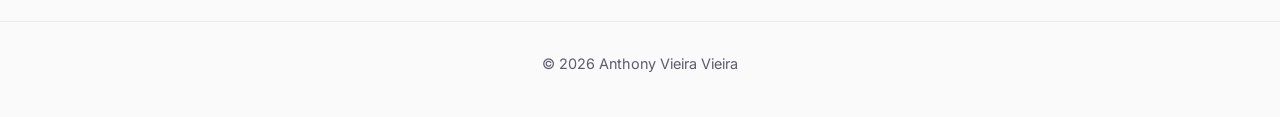
<file: tools/mermaid-to-canvas/examples/index.html>
<!doctype html><html lang=en-us><head><meta charset=utf-8><meta name=viewport content="width=device-width,initial-scale=1"><title>| Anthony Vieira Vieira</title><link rel=canonical href=https://avieirav.github.io/tools/mermaid-to-canvas/examples/><link rel=preconnect href=https://fonts.googleapis.com><link rel=preconnect href=https://fonts.gstatic.com crossorigin><link href="https://fonts.googleapis.com/css2?family=Inter:wght@400;500;600;700&family=JetBrains+Mono:wght@400;500&display=swap" rel=stylesheet><link rel=stylesheet href=/css/style.css></head><body><header class=header><nav class=container><div class=nav-links><a href=/>Home</a>
<a href=/tools/>Tools</a></div><div class=theme-toggle-wrapper><button class=theme-toggle aria-label="Toggle theme">
<svg class="theme-icon" width="18" height="18" viewBox="0 0 24 24" fill="none" stroke="currentColor" stroke-width="2" stroke-linecap="round" stroke-linejoin="round"><circle cx="12" cy="12" r="5"/><line x1="12" y1="1" x2="12" y2="3"/><line x1="12" y1="21" x2="12" y2="23"/><line x1="4.22" y1="4.22" x2="5.64" y2="5.64"/><line x1="18.36" y1="18.36" x2="19.78" y2="19.78"/><line x1="1" y1="12" x2="3" y2="12"/><line x1="21" y1="12" x2="23" y2="12"/><line x1="4.22" y1="19.78" x2="5.64" y2="18.36"/><line x1="18.36" y1="5.64" x2="19.78" y2="4.22"/></svg></button><div class=theme-dropdown><div class=theme-section><span class=theme-section-label>Light</span>
<button class=theme-option data-theme=light>Light</button>
<button class=theme-option data-theme=solarized-light>Solarized</button></div><div class=theme-section><span class=theme-section-label>Dark</span>
<button class=theme-option data-theme=dark>Dark</button>
<button class=theme-option data-theme=solarized-dark>Solarized</button></div></div></div></nav></header><main><div class=container><article class=page-content><h1></h1><h1 id=example-mermaid-diagrams-for-testing>Example Mermaid Diagrams for Testing</h1><h2 id=basic-flowchart-top-down>Basic Flowchart (Top-Down)</h2><pre tabindex=0><code class=language-mermaid data-lang=mermaid>graph TD
    A[Start] --&gt; B{Is it valid?}
    B --&gt;|Yes| C[Process]
    B --&gt;|No| D[Show Error]
    C --&gt; E[End]
    D --&gt; E
</code></pre><h2 id=flowchart-with-colors-left-right>Flowchart with Colors (Left-Right)</h2><pre tabindex=0><code class=language-mermaid data-lang=mermaid>graph LR
    A[Inicio] --&gt; B{Decisión}
    B --&gt;|Sí| C[Acción 1]
    B --&gt;|No| D[Acción 2]
    C --&gt; E[Fin]
    D --&gt; E
    style C fill:#9f6
    style D fill:#f96
</code></pre><h2 id=complex-flowchart>Complex Flowchart</h2><pre tabindex=0><code class=language-mermaid data-lang=mermaid>graph TD
    A[User Login] --&gt; B{Valid Credentials?}
    B --&gt;|Yes| C[Dashboard]
    B --&gt;|No| D[Error Message]
    C --&gt; E{Logout?}
    E --&gt;|Yes| F[Session Destroyed]
    E --&gt;|No| C
    D --&gt; A
    F --&gt; A
    style C fill:#9f6
    style D fill:#f96
    style F fill:#69f
</code></pre><h2 id=testing-instructions>Testing Instructions</h2><ol><li>Go to <code>/tools/mermaid-to-canvas/</code></li><li>Copy any of the examples above</li><li>Paste into the Mermaid input textarea</li><li>Select your preferred layout direction (TD or LR)</li><li>Click <strong>Convert</strong></li><li>Preview the diagram and check the JSON output</li><li>Click <strong>Copy JSON</strong> to copy the output</li><li>Save as needed or use in your application</li></ol></article></div></main><footer class=footer><div class=container><p>&copy; 2026 Anthony Vieira Vieira</p></div></footer><script src=/js/theme.js></script></body></html>
</file>
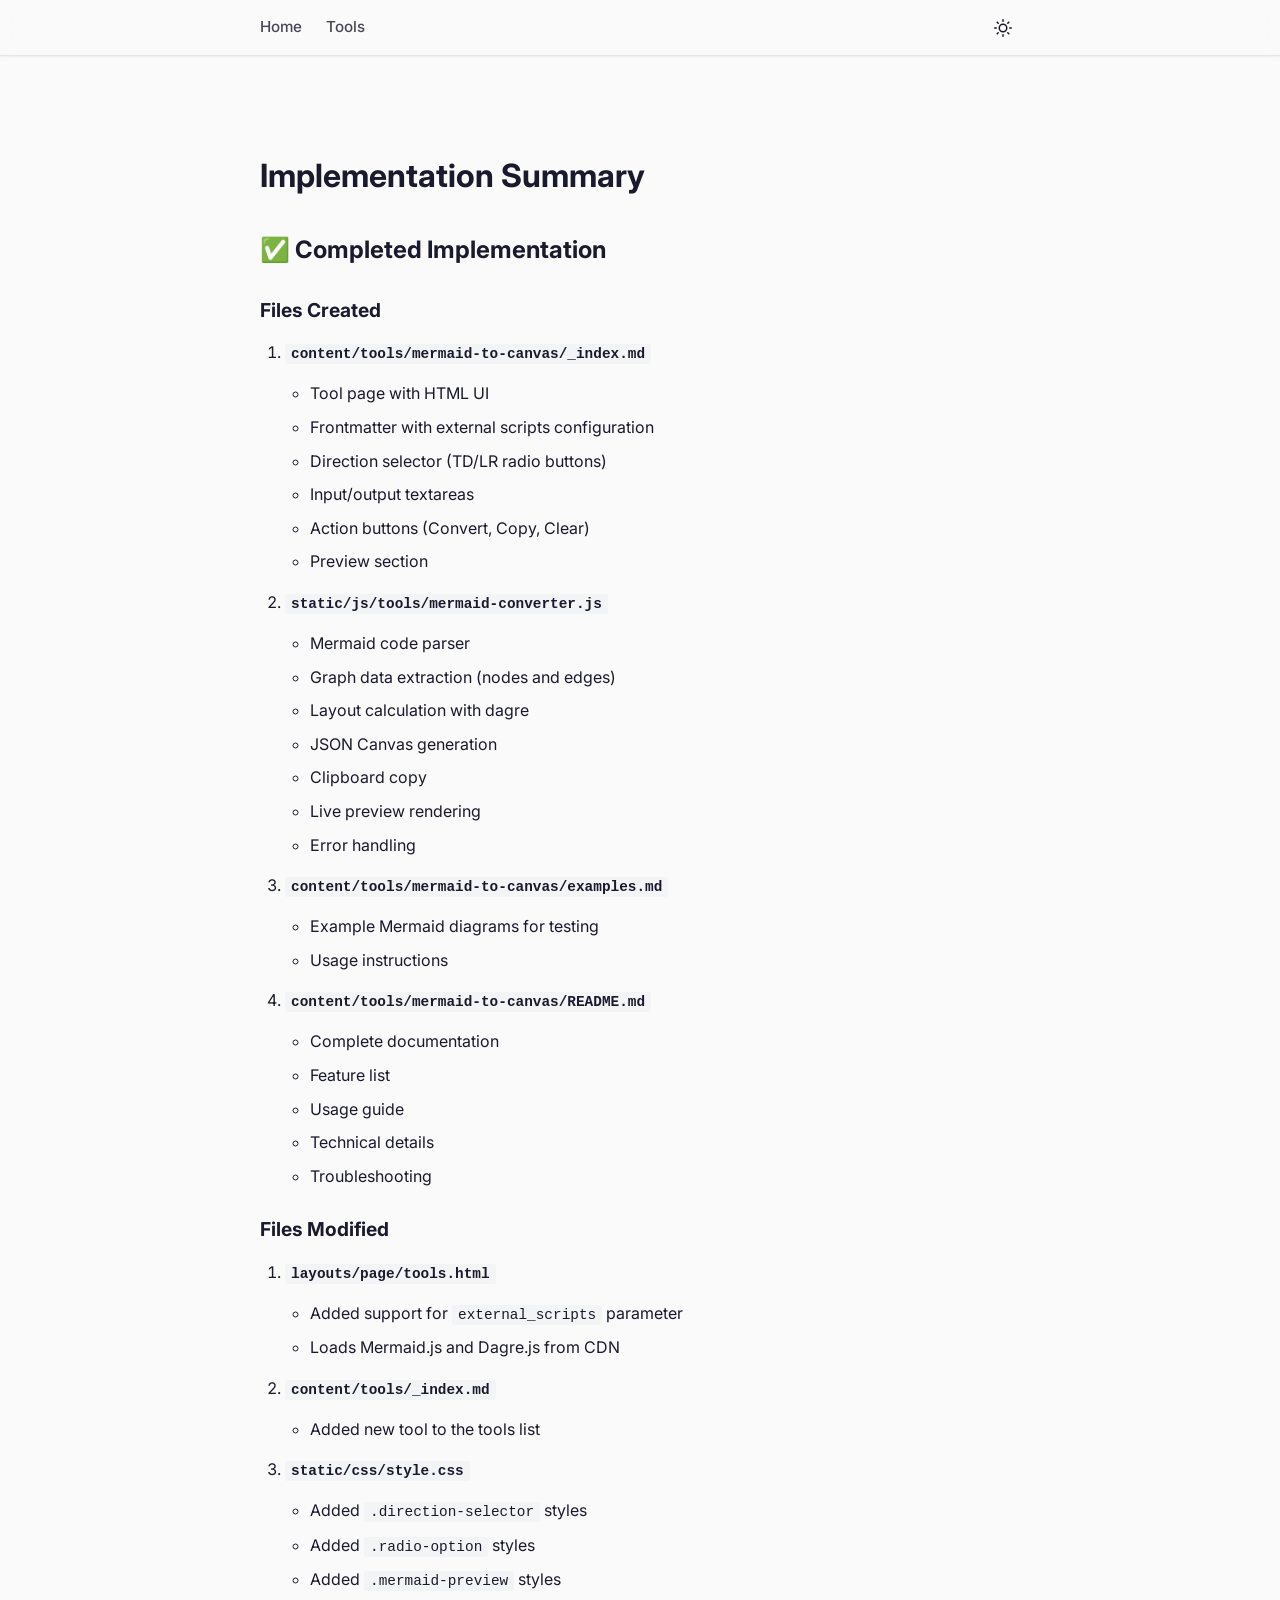
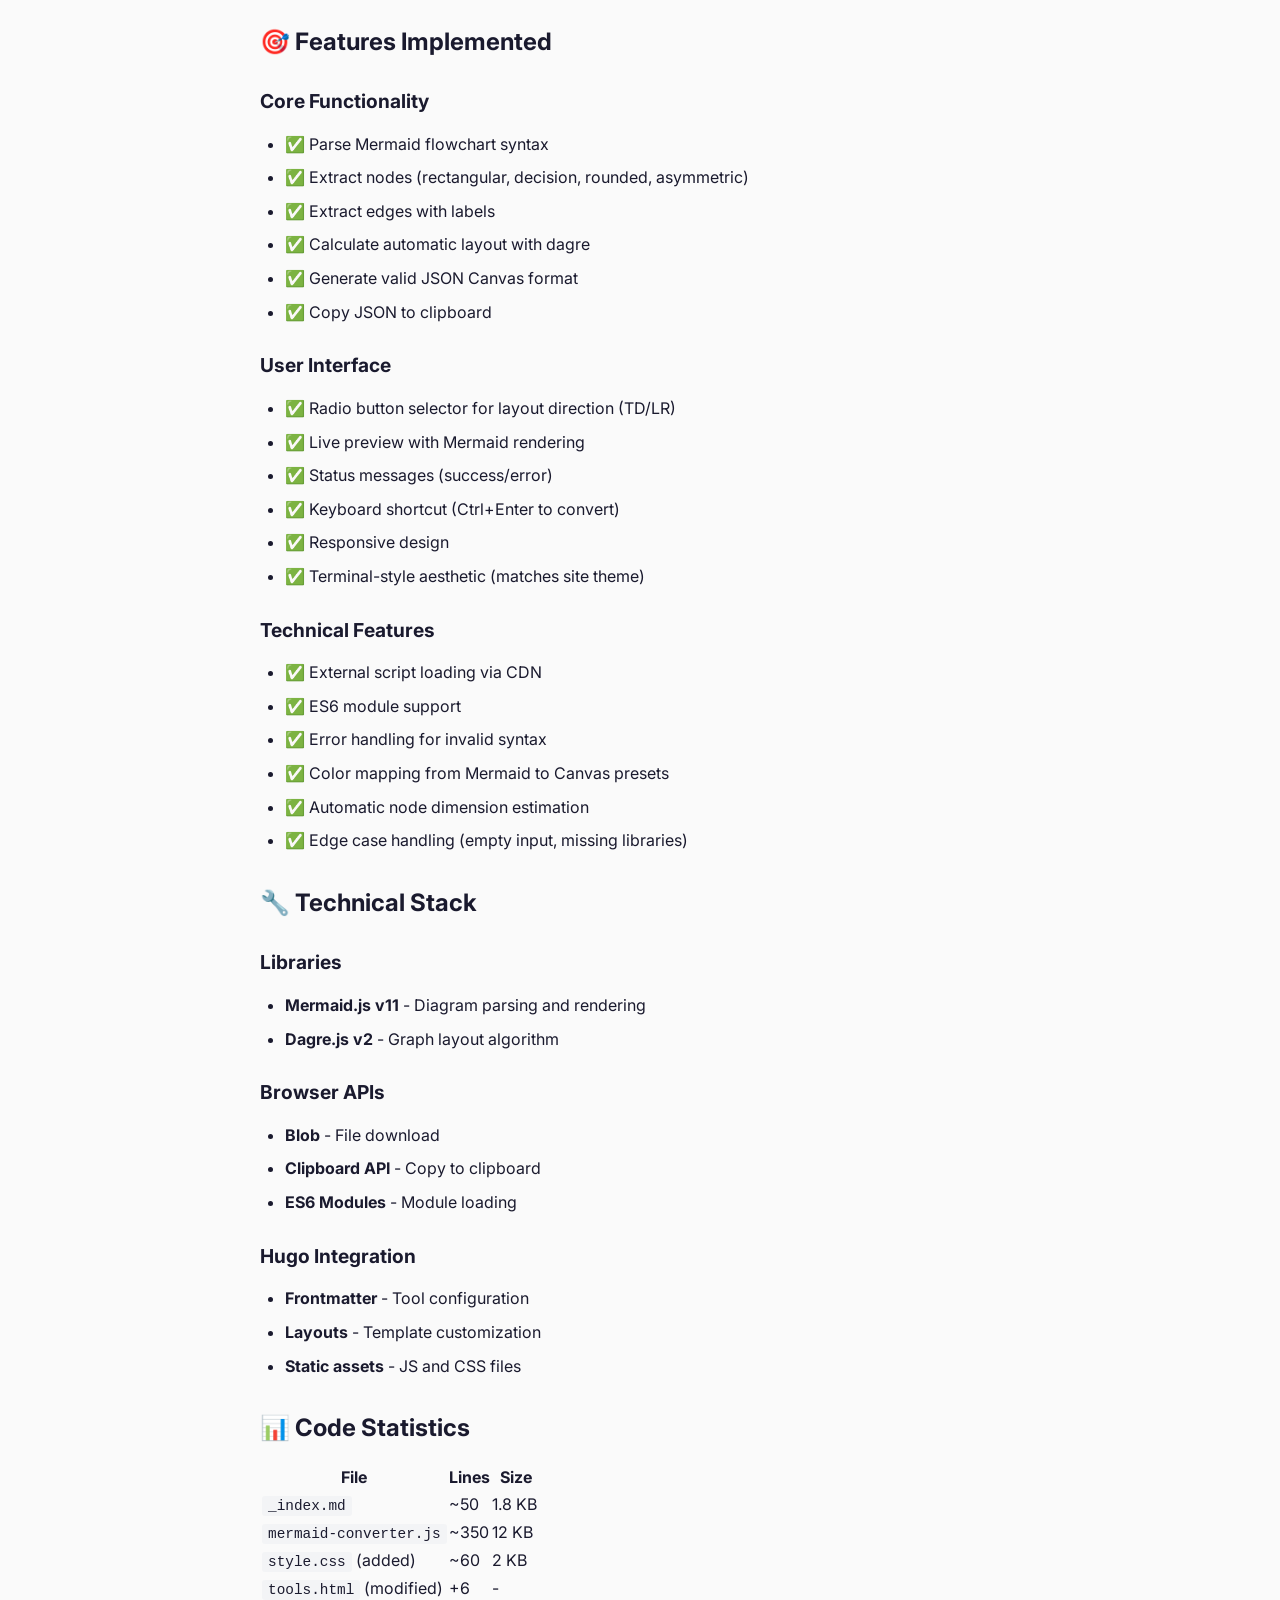
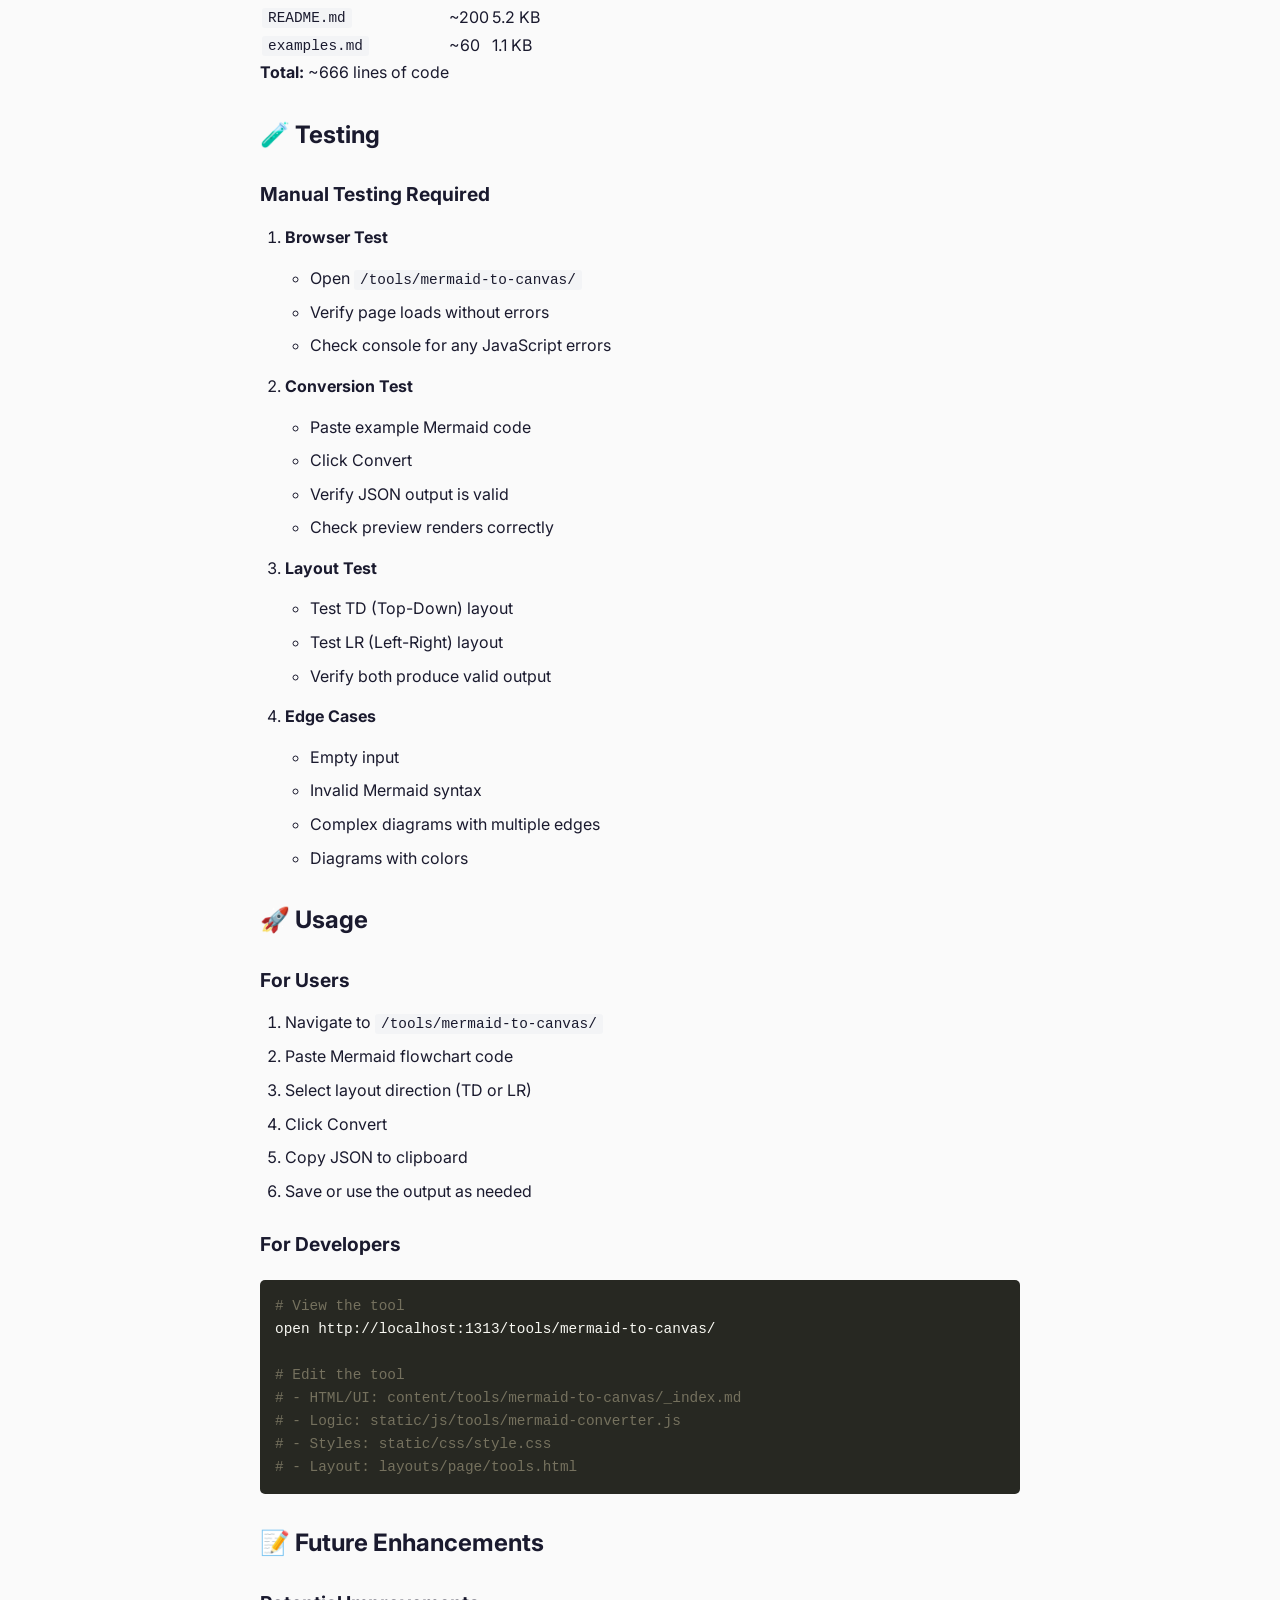
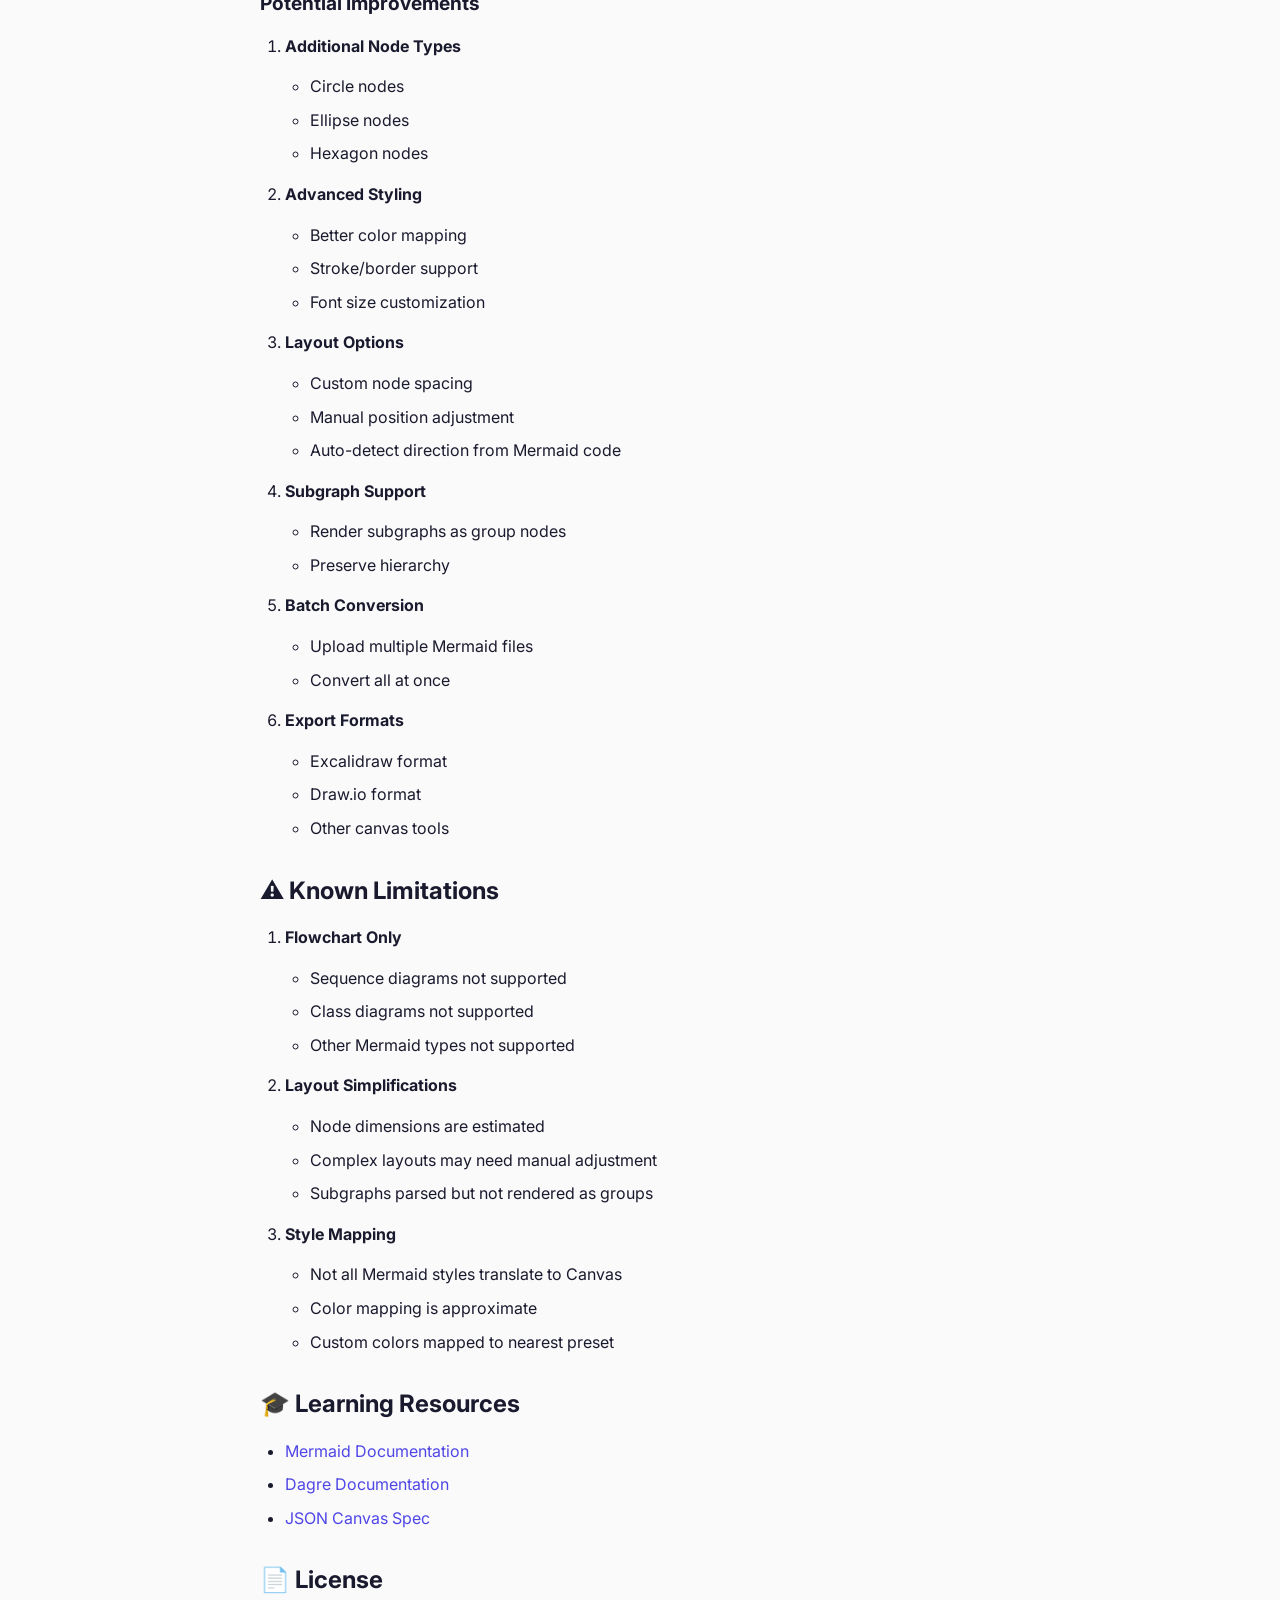
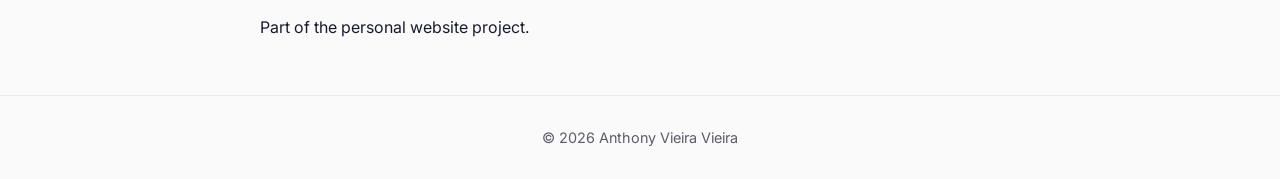
<file: tools/mermaid-to-canvas/implementation/index.html>
<!doctype html><html lang=en-us><head><meta charset=utf-8><meta name=viewport content="width=device-width,initial-scale=1"><title>| Anthony Vieira Vieira</title><link rel=canonical href=https://avieirav.github.io/tools/mermaid-to-canvas/implementation/><link rel=preconnect href=https://fonts.googleapis.com><link rel=preconnect href=https://fonts.gstatic.com crossorigin><link href="https://fonts.googleapis.com/css2?family=Inter:wght@400;500;600;700&family=JetBrains+Mono:wght@400;500&display=swap" rel=stylesheet><link rel=stylesheet href=/css/style.css></head><body><header class=header><nav class=container><div class=nav-links><a href=/>Home</a>
<a href=/tools/>Tools</a></div><div class=theme-toggle-wrapper><button class=theme-toggle aria-label="Toggle theme">
<svg class="theme-icon" width="18" height="18" viewBox="0 0 24 24" fill="none" stroke="currentColor" stroke-width="2" stroke-linecap="round" stroke-linejoin="round"><circle cx="12" cy="12" r="5"/><line x1="12" y1="1" x2="12" y2="3"/><line x1="12" y1="21" x2="12" y2="23"/><line x1="4.22" y1="4.22" x2="5.64" y2="5.64"/><line x1="18.36" y1="18.36" x2="19.78" y2="19.78"/><line x1="1" y1="12" x2="3" y2="12"/><line x1="21" y1="12" x2="23" y2="12"/><line x1="4.22" y1="19.78" x2="5.64" y2="18.36"/><line x1="18.36" y1="5.64" x2="19.78" y2="4.22"/></svg></button><div class=theme-dropdown><div class=theme-section><span class=theme-section-label>Light</span>
<button class=theme-option data-theme=light>Light</button>
<button class=theme-option data-theme=solarized-light>Solarized</button></div><div class=theme-section><span class=theme-section-label>Dark</span>
<button class=theme-option data-theme=dark>Dark</button>
<button class=theme-option data-theme=solarized-dark>Solarized</button></div></div></div></nav></header><main><div class=container><article class=page-content><h1></h1><h1 id=implementation-summary>Implementation Summary</h1><h2 id=-completed-implementation>✅ Completed Implementation</h2><h3 id=files-created>Files Created</h3><ol><li><p><strong><code>content/tools/mermaid-to-canvas/_index.md</code></strong></p><ul><li>Tool page with HTML UI</li><li>Frontmatter with external scripts configuration</li><li>Direction selector (TD/LR radio buttons)</li><li>Input/output textareas</li><li>Action buttons (Convert, Copy, Clear)</li><li>Preview section</li></ul></li><li><p><strong><code>static/js/tools/mermaid-converter.js</code></strong></p><ul><li>Mermaid code parser</li><li>Graph data extraction (nodes and edges)</li><li>Layout calculation with dagre</li><li>JSON Canvas generation</li><li>Clipboard copy</li><li>Live preview rendering</li><li>Error handling</li></ul></li><li><p><strong><code>content/tools/mermaid-to-canvas/examples.md</code></strong></p><ul><li>Example Mermaid diagrams for testing</li><li>Usage instructions</li></ul></li><li><p><strong><code>content/tools/mermaid-to-canvas/README.md</code></strong></p><ul><li>Complete documentation</li><li>Feature list</li><li>Usage guide</li><li>Technical details</li><li>Troubleshooting</li></ul></li></ol><h3 id=files-modified>Files Modified</h3><ol><li><p><strong><code>layouts/page/tools.html</code></strong></p><ul><li>Added support for <code>external_scripts</code> parameter</li><li>Loads Mermaid.js and Dagre.js from CDN</li></ul></li><li><p><strong><code>content/tools/_index.md</code></strong></p><ul><li>Added new tool to the tools list</li></ul></li><li><p><strong><code>static/css/style.css</code></strong></p><ul><li>Added <code>.direction-selector</code> styles</li><li>Added <code>.radio-option</code> styles</li><li>Added <code>.mermaid-preview</code> styles</li></ul></li></ol><h2 id=-features-implemented>🎯 Features Implemented</h2><h3 id=core-functionality>Core Functionality</h3><ul><li>✅ Parse Mermaid flowchart syntax</li><li>✅ Extract nodes (rectangular, decision, rounded, asymmetric)</li><li>✅ Extract edges with labels</li><li>✅ Calculate automatic layout with dagre</li><li>✅ Generate valid JSON Canvas format</li><li>✅ Copy JSON to clipboard</li></ul><h3 id=user-interface>User Interface</h3><ul><li>✅ Radio button selector for layout direction (TD/LR)</li><li>✅ Live preview with Mermaid rendering</li><li>✅ Status messages (success/error)</li><li>✅ Keyboard shortcut (Ctrl+Enter to convert)</li><li>✅ Responsive design</li><li>✅ Terminal-style aesthetic (matches site theme)</li></ul><h3 id=technical-features>Technical Features</h3><ul><li>✅ External script loading via CDN</li><li>✅ ES6 module support</li><li>✅ Error handling for invalid syntax</li><li>✅ Color mapping from Mermaid to Canvas presets</li><li>✅ Automatic node dimension estimation</li><li>✅ Edge case handling (empty input, missing libraries)</li></ul><h2 id=-technical-stack>🔧 Technical Stack</h2><h3 id=libraries>Libraries</h3><ul><li><strong>Mermaid.js v11</strong> - Diagram parsing and rendering</li><li><strong>Dagre.js v2</strong> - Graph layout algorithm</li></ul><h3 id=browser-apis>Browser APIs</h3><ul><li><strong>Blob</strong> - File download</li><li><strong>Clipboard API</strong> - Copy to clipboard</li><li><strong>ES6 Modules</strong> - Module loading</li></ul><h3 id=hugo-integration>Hugo Integration</h3><ul><li><strong>Frontmatter</strong> - Tool configuration</li><li><strong>Layouts</strong> - Template customization</li><li><strong>Static assets</strong> - JS and CSS files</li></ul><h2 id=-code-statistics>📊 Code Statistics</h2><table><thead><tr><th>File</th><th>Lines</th><th>Size</th></tr></thead><tbody><tr><td><code>_index.md</code></td><td>~50</td><td>1.8 KB</td></tr><tr><td><code>mermaid-converter.js</code></td><td>~350</td><td>12 KB</td></tr><tr><td><code>style.css</code> (added)</td><td>~60</td><td>2 KB</td></tr><tr><td><code>tools.html</code> (modified)</td><td>+6</td><td>-</td></tr><tr><td><code>README.md</code></td><td>~200</td><td>5.2 KB</td></tr><tr><td><code>examples.md</code></td><td>~60</td><td>1.1 KB</td></tr></tbody></table><p><strong>Total:</strong> ~666 lines of code</p><h2 id=-testing>🧪 Testing</h2><h3 id=manual-testing-required>Manual Testing Required</h3><ol><li><p><strong>Browser Test</strong></p><ul><li>Open <code>/tools/mermaid-to-canvas/</code></li><li>Verify page loads without errors</li><li>Check console for any JavaScript errors</li></ul></li><li><p><strong>Conversion Test</strong></p><ul><li>Paste example Mermaid code</li><li>Click Convert</li><li>Verify JSON output is valid</li><li>Check preview renders correctly</li></ul></li><li><p><strong>Layout Test</strong></p><ul><li>Test TD (Top-Down) layout</li><li>Test LR (Left-Right) layout</li><li>Verify both produce valid output</li></ul></li><li><p><strong>Edge Cases</strong></p><ul><li>Empty input</li><li>Invalid Mermaid syntax</li><li>Complex diagrams with multiple edges</li><li>Diagrams with colors</li></ul></li></ol><h2 id=-usage>🚀 Usage</h2><h3 id=for-users>For Users</h3><ol><li>Navigate to <code>/tools/mermaid-to-canvas/</code></li><li>Paste Mermaid flowchart code</li><li>Select layout direction (TD or LR)</li><li>Click Convert</li><li>Copy JSON to clipboard</li><li>Save or use the output as needed</li></ol><h3 id=for-developers>For Developers</h3><div class=highlight><pre tabindex=0 style=color:#f8f8f2;background-color:#272822;-moz-tab-size:4;-o-tab-size:4;tab-size:4;-webkit-text-size-adjust:none><code class=language-bash data-lang=bash><span style=display:flex><span><span style=color:#75715e># View the tool</span>
</span></span><span style=display:flex><span>open http://localhost:1313/tools/mermaid-to-canvas/
</span></span><span style=display:flex><span>
</span></span><span style=display:flex><span><span style=color:#75715e># Edit the tool</span>
</span></span><span style=display:flex><span><span style=color:#75715e># - HTML/UI: content/tools/mermaid-to-canvas/_index.md</span>
</span></span><span style=display:flex><span><span style=color:#75715e># - Logic: static/js/tools/mermaid-converter.js</span>
</span></span><span style=display:flex><span><span style=color:#75715e># - Styles: static/css/style.css</span>
</span></span><span style=display:flex><span><span style=color:#75715e># - Layout: layouts/page/tools.html</span>
</span></span></code></pre></div><h2 id=-future-enhancements>📝 Future Enhancements</h2><h3 id=potential-improvements>Potential Improvements</h3><ol><li><p><strong>Additional Node Types</strong></p><ul><li>Circle nodes</li><li>Ellipse nodes</li><li>Hexagon nodes</li></ul></li><li><p><strong>Advanced Styling</strong></p><ul><li>Better color mapping</li><li>Stroke/border support</li><li>Font size customization</li></ul></li><li><p><strong>Layout Options</strong></p><ul><li>Custom node spacing</li><li>Manual position adjustment</li><li>Auto-detect direction from Mermaid code</li></ul></li><li><p><strong>Subgraph Support</strong></p><ul><li>Render subgraphs as group nodes</li><li>Preserve hierarchy</li></ul></li><li><p><strong>Batch Conversion</strong></p><ul><li>Upload multiple Mermaid files</li><li>Convert all at once</li></ul></li><li><p><strong>Export Formats</strong></p><ul><li>Excalidraw format</li><li>Draw.io format</li><li>Other canvas tools</li></ul></li></ol><h2 id=-known-limitations>⚠️ Known Limitations</h2><ol><li><p><strong>Flowchart Only</strong></p><ul><li>Sequence diagrams not supported</li><li>Class diagrams not supported</li><li>Other Mermaid types not supported</li></ul></li><li><p><strong>Layout Simplifications</strong></p><ul><li>Node dimensions are estimated</li><li>Complex layouts may need manual adjustment</li><li>Subgraphs parsed but not rendered as groups</li></ul></li><li><p><strong>Style Mapping</strong></p><ul><li>Not all Mermaid styles translate to Canvas</li><li>Color mapping is approximate</li><li>Custom colors mapped to nearest preset</li></ul></li></ol><h2 id=-learning-resources>🎓 Learning Resources</h2><ul><li><a href=https://mermaid.js.org/>Mermaid Documentation</a></li><li><a href=https://github.com/dagrejs/dagre>Dagre Documentation</a></li><li><a href=https://jsoncanvas.org/spec/1.0/>JSON Canvas Spec</a></li></ul><h2 id=-license>📄 License</h2><p>Part of the personal website project.</p></article></div></main><footer class=footer><div class=container><p>&copy; 2026 Anthony Vieira Vieira</p></div></footer><script src=/js/theme.js></script></body></html>
</file>
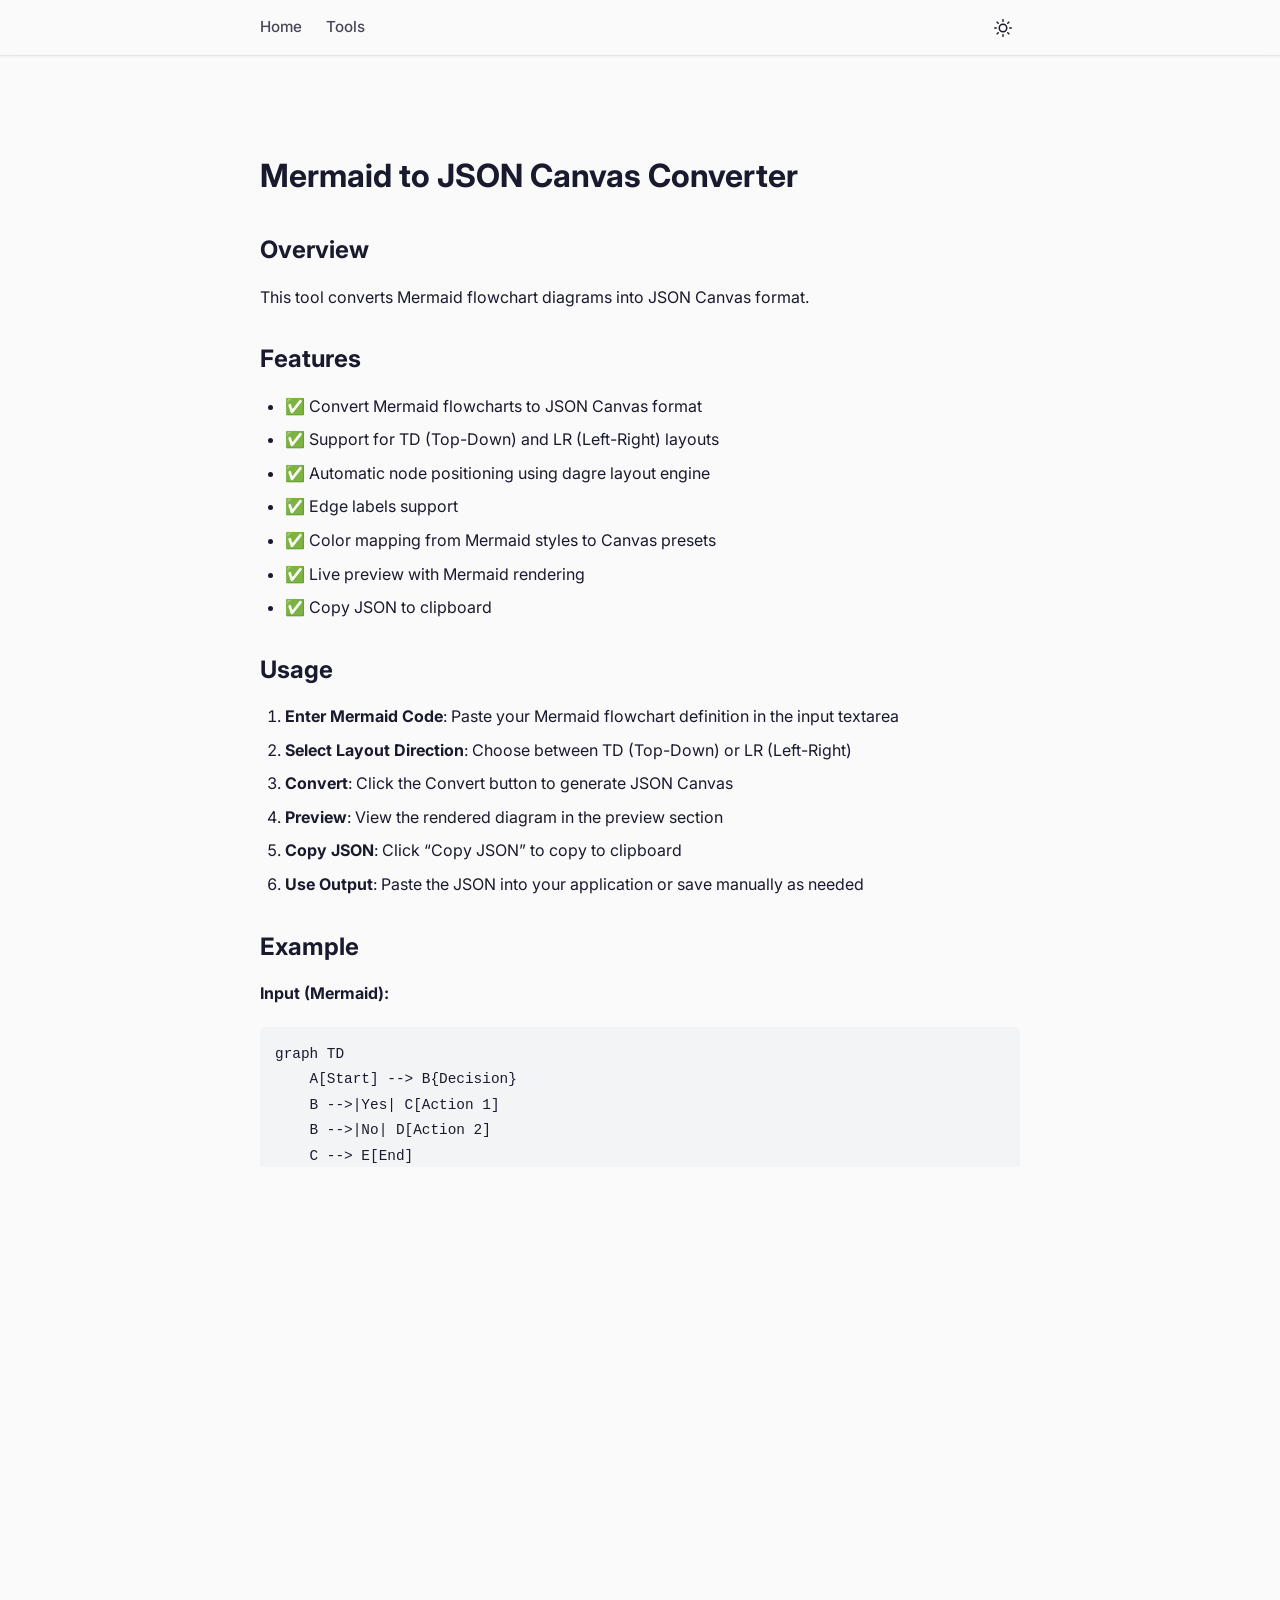
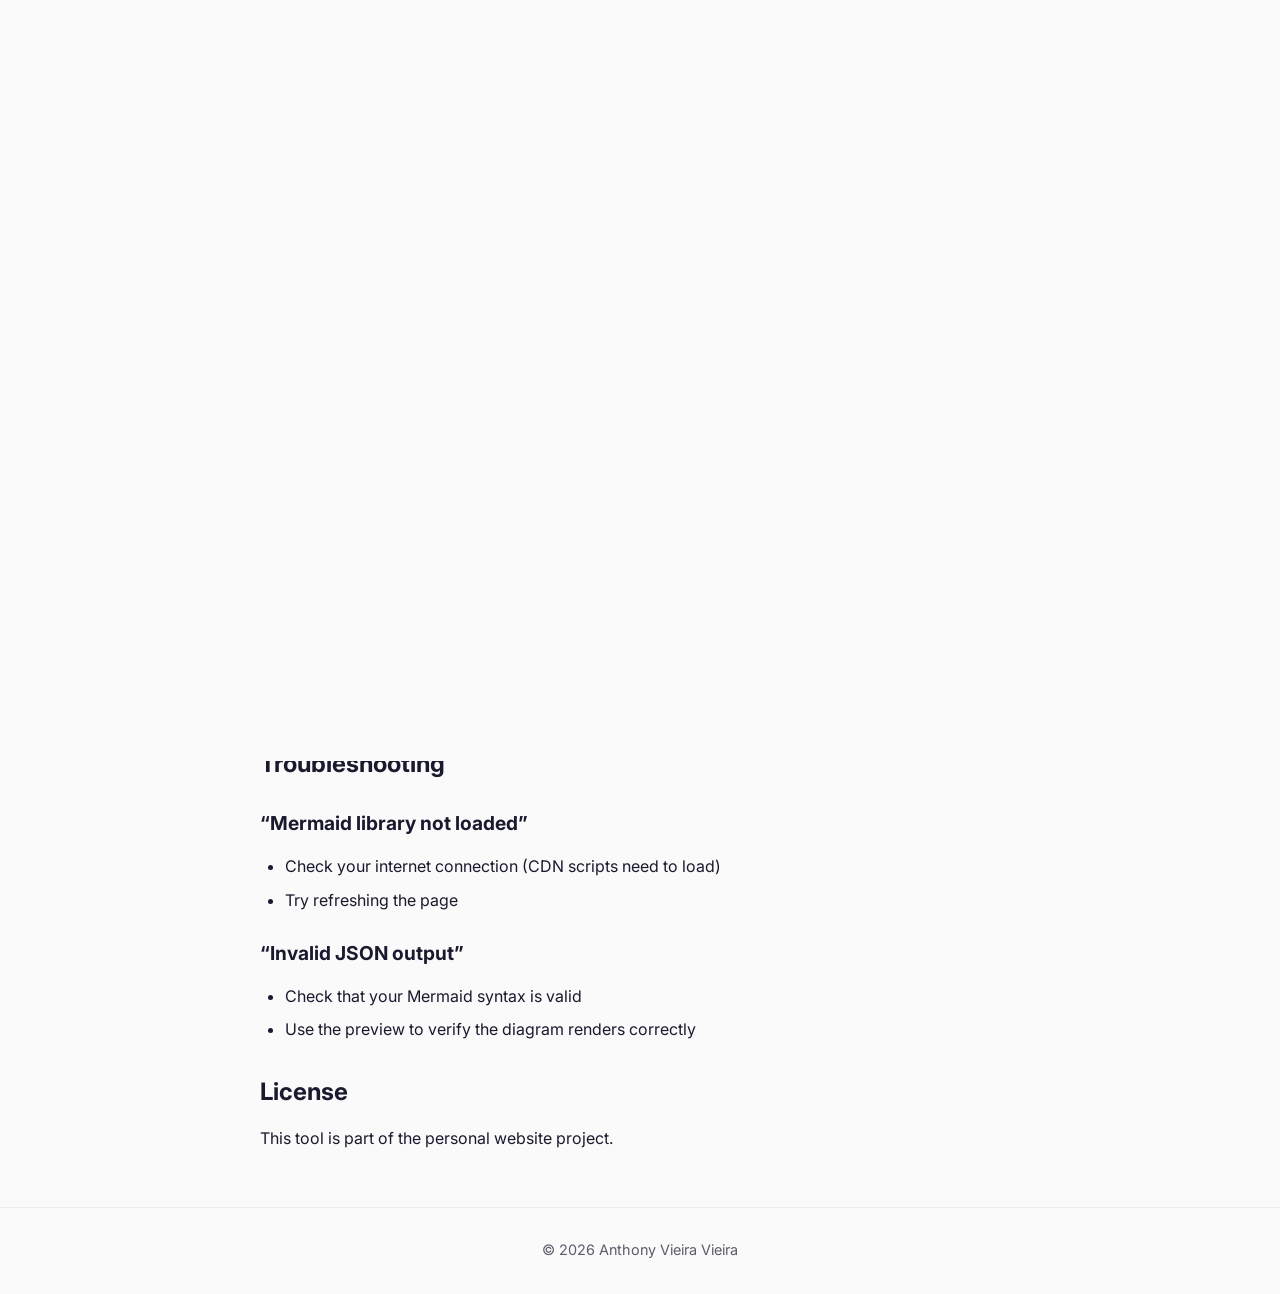
<file: tools/mermaid-to-canvas/readme/index.html>
<!doctype html><html lang=en-us><head><meta charset=utf-8><meta name=viewport content="width=device-width,initial-scale=1"><title>| Anthony Vieira Vieira</title><link rel=canonical href=https://avieirav.github.io/tools/mermaid-to-canvas/readme/><link rel=preconnect href=https://fonts.googleapis.com><link rel=preconnect href=https://fonts.gstatic.com crossorigin><link href="https://fonts.googleapis.com/css2?family=Inter:wght@400;500;600;700&family=JetBrains+Mono:wght@400;500&display=swap" rel=stylesheet><link rel=stylesheet href=/css/style.css></head><body><header class=header><nav class=container><div class=nav-links><a href=/>Home</a>
<a href=/tools/>Tools</a></div><div class=theme-toggle-wrapper><button class=theme-toggle aria-label="Toggle theme">
<svg class="theme-icon" width="18" height="18" viewBox="0 0 24 24" fill="none" stroke="currentColor" stroke-width="2" stroke-linecap="round" stroke-linejoin="round"><circle cx="12" cy="12" r="5"/><line x1="12" y1="1" x2="12" y2="3"/><line x1="12" y1="21" x2="12" y2="23"/><line x1="4.22" y1="4.22" x2="5.64" y2="5.64"/><line x1="18.36" y1="18.36" x2="19.78" y2="19.78"/><line x1="1" y1="12" x2="3" y2="12"/><line x1="21" y1="12" x2="23" y2="12"/><line x1="4.22" y1="19.78" x2="5.64" y2="18.36"/><line x1="18.36" y1="5.64" x2="19.78" y2="4.22"/></svg></button><div class=theme-dropdown><div class=theme-section><span class=theme-section-label>Light</span>
<button class=theme-option data-theme=light>Light</button>
<button class=theme-option data-theme=solarized-light>Solarized</button></div><div class=theme-section><span class=theme-section-label>Dark</span>
<button class=theme-option data-theme=dark>Dark</button>
<button class=theme-option data-theme=solarized-dark>Solarized</button></div></div></div></nav></header><main><div class=container><article class=page-content><h1></h1><h1 id=mermaid-to-json-canvas-converter>Mermaid to JSON Canvas Converter</h1><h2 id=overview>Overview</h2><p>This tool converts Mermaid flowchart diagrams into JSON Canvas format.</p><h2 id=features>Features</h2><ul><li>✅ Convert Mermaid flowcharts to JSON Canvas format</li><li>✅ Support for TD (Top-Down) and LR (Left-Right) layouts</li><li>✅ Automatic node positioning using dagre layout engine</li><li>✅ Edge labels support</li><li>✅ Color mapping from Mermaid styles to Canvas presets</li><li>✅ Live preview with Mermaid rendering</li><li>✅ Copy JSON to clipboard</li></ul><h2 id=usage>Usage</h2><ol><li><strong>Enter Mermaid Code</strong>: Paste your Mermaid flowchart definition in the input textarea</li><li><strong>Select Layout Direction</strong>: Choose between TD (Top-Down) or LR (Left-Right)</li><li><strong>Convert</strong>: Click the Convert button to generate JSON Canvas</li><li><strong>Preview</strong>: View the rendered diagram in the preview section</li><li><strong>Copy JSON</strong>: Click &ldquo;Copy JSON&rdquo; to copy to clipboard</li><li><strong>Use Output</strong>: Paste the JSON into your application or save manually as needed</li></ol><h2 id=example>Example</h2><p><strong>Input (Mermaid):</strong></p><pre tabindex=0><code class=language-mermaid data-lang=mermaid>graph TD
    A[Start] --&gt; B{Decision}
    B --&gt;|Yes| C[Action 1]
    B --&gt;|No| D[Action 2]
    C --&gt; E[End]
    D --&gt; E
</code></pre><p><strong>Output (JSON Canvas):</strong></p><div class=highlight><pre tabindex=0 style=color:#f8f8f2;background-color:#272822;-moz-tab-size:4;-o-tab-size:4;tab-size:4;-webkit-text-size-adjust:none><code class=language-json data-lang=json><span style=display:flex><span>{
</span></span><span style=display:flex><span>  <span style=color:#f92672>&#34;nodes&#34;</span>: [
</span></span><span style=display:flex><span>    {
</span></span><span style=display:flex><span>      <span style=color:#f92672>&#34;id&#34;</span>: <span style=color:#e6db74>&#34;A&#34;</span>,
</span></span><span style=display:flex><span>      <span style=color:#f92672>&#34;type&#34;</span>: <span style=color:#e6db74>&#34;text&#34;</span>,
</span></span><span style=display:flex><span>      <span style=color:#f92672>&#34;text&#34;</span>: <span style=color:#e6db74>&#34;Start&#34;</span>,
</span></span><span style=display:flex><span>      <span style=color:#f92672>&#34;x&#34;</span>: <span style=color:#ae81ff>100</span>,
</span></span><span style=display:flex><span>      <span style=color:#f92672>&#34;y&#34;</span>: <span style=color:#ae81ff>0</span>,
</span></span><span style=display:flex><span>      <span style=color:#f92672>&#34;width&#34;</span>: <span style=color:#ae81ff>200</span>,
</span></span><span style=display:flex><span>      <span style=color:#f92672>&#34;height&#34;</span>: <span style=color:#ae81ff>100</span>
</span></span><span style=display:flex><span>    },
</span></span><span style=display:flex><span>    {
</span></span><span style=display:flex><span>      <span style=color:#f92672>&#34;id&#34;</span>: <span style=color:#e6db74>&#34;B&#34;</span>,
</span></span><span style=display:flex><span>      <span style=color:#f92672>&#34;type&#34;</span>: <span style=color:#e6db74>&#34;text&#34;</span>,
</span></span><span style=display:flex><span>      <span style=color:#f92672>&#34;text&#34;</span>: <span style=color:#e6db74>&#34;Decision&#34;</span>,
</span></span><span style=display:flex><span>      <span style=color:#f92672>&#34;x&#34;</span>: <span style=color:#ae81ff>100</span>,
</span></span><span style=display:flex><span>      <span style=color:#f92672>&#34;y&#34;</span>: <span style=color:#ae81ff>180</span>,
</span></span><span style=display:flex><span>      <span style=color:#f92672>&#34;width&#34;</span>: <span style=color:#ae81ff>200</span>,
</span></span><span style=display:flex><span>      <span style=color:#f92672>&#34;height&#34;</span>: <span style=color:#ae81ff>100</span>
</span></span><span style=display:flex><span>    }
</span></span><span style=display:flex><span>  ],
</span></span><span style=display:flex><span>  <span style=color:#f92672>&#34;edges&#34;</span>: [
</span></span><span style=display:flex><span>    {
</span></span><span style=display:flex><span>      <span style=color:#f92672>&#34;id&#34;</span>: <span style=color:#e6db74>&#34;edge-0&#34;</span>,
</span></span><span style=display:flex><span>      <span style=color:#f92672>&#34;fromNode&#34;</span>: <span style=color:#e6db74>&#34;A&#34;</span>,
</span></span><span style=display:flex><span>      <span style=color:#f92672>&#34;toNode&#34;</span>: <span style=color:#e6db74>&#34;B&#34;</span>
</span></span><span style=display:flex><span>    },
</span></span><span style=display:flex><span>    {
</span></span><span style=display:flex><span>      <span style=color:#f92672>&#34;id&#34;</span>: <span style=color:#e6db74>&#34;edge-1&#34;</span>,
</span></span><span style=display:flex><span>      <span style=color:#f92672>&#34;fromNode&#34;</span>: <span style=color:#e6db74>&#34;B&#34;</span>,
</span></span><span style=display:flex><span>      <span style=color:#f92672>&#34;toNode&#34;</span>: <span style=color:#e6db74>&#34;C&#34;</span>,
</span></span><span style=display:flex><span>      <span style=color:#f92672>&#34;label&#34;</span>: <span style=color:#e6db74>&#34;Yes&#34;</span>
</span></span><span style=display:flex><span>    }
</span></span><span style=display:flex><span>  ]
</span></span><span style=display:flex><span>}
</span></span></code></pre></div><h2 id=supported-mermaid-features>Supported Mermaid Features</h2><h3 id=node-types>Node Types</h3><ul><li>Rectangular: <code>A[Label]</code></li><li>Decision/Rhombus: <code>B{Label}</code></li><li>Rounded: <code>C(Label)</code></li><li>Asymmetric: <code>D>Label]</code></li></ul><h3 id=connections>Connections</h3><ul><li>Basic: <code>A --> B</code></li><li>With label: <code>A -->|label| B</code></li><li>Thick: <code>A ==> B</code></li><li>Dotted: <code>A -.-> B</code></li></ul><h3 id=styles>Styles</h3><ul><li>Inline colors: <code>style A fill:#f96</code></li><li>Color mapping to Canvas presets (1-6)</li></ul><h2 id=keyboard-shortcuts>Keyboard Shortcuts</h2><ul><li><strong>Ctrl+Enter</strong>: Convert diagram</li></ul><h2 id=technical-details>Technical Details</h2><h3 id=dependencies>Dependencies</h3><ul><li><strong>Mermaid.js v11</strong>: Parses and renders Mermaid diagrams</li><li><strong>Dagre.js v2</strong>: Calculates automatic graph layout</li></ul><h3 id=color-mapping>Color Mapping</h3><table><thead><tr><th>Mermaid Color</th><th>Canvas Preset</th></tr></thead><tbody><tr><td>#f96 (orange)</td><td>2</td></tr><tr><td>#9f6 (green)</td><td>4</td></tr><tr><td>#69f (blue)</td><td>6</td></tr><tr><td>#f66 (red)</td><td>1</td></tr><tr><td>#ff6 (yellow)</td><td>3</td></tr><tr><td>#6ff (cyan)</td><td>5</td></tr></tbody></table><h2 id=limitations>Limitations</h2><ul><li>Only flowchart diagrams are supported (not sequence, class, etc.)</li><li>Subgraphs are parsed but not rendered as groups in Canvas</li><li>Node dimensions are estimated based on text length</li><li>Complex styling may not fully translate</li></ul><h2 id=files>Files</h2><ul><li><code>content/tools/mermaid-to-canvas/_index.md</code> - Tool page content</li><li><code>static/js/tools/mermaid-converter.js</code> - Conversion logic</li><li><code>layouts/page/tools.html</code> - Layout (updated to support external scripts)</li></ul><h2 id=browser-compatibility>Browser Compatibility</h2><p>Works in all modern browsers that support ES6 modules:</p><ul><li>Chrome 61+</li><li>Firefox 60+</li><li>Safari 11+</li><li>Edge 16+</li></ul><h2 id=troubleshooting>Troubleshooting</h2><h3 id=mermaid-library-not-loaded>&ldquo;Mermaid library not loaded&rdquo;</h3><ul><li>Check your internet connection (CDN scripts need to load)</li><li>Try refreshing the page</li></ul><h3 id=invalid-json-output>&ldquo;Invalid JSON output&rdquo;</h3><ul><li>Check that your Mermaid syntax is valid</li><li>Use the preview to verify the diagram renders correctly</li></ul><h2 id=license>License</h2><p>This tool is part of the personal website project.</p></article></div></main><footer class=footer><div class=container><p>&copy; 2026 Anthony Vieira Vieira</p></div></footer><script src=/js/theme.js></script></body></html>
</file>
